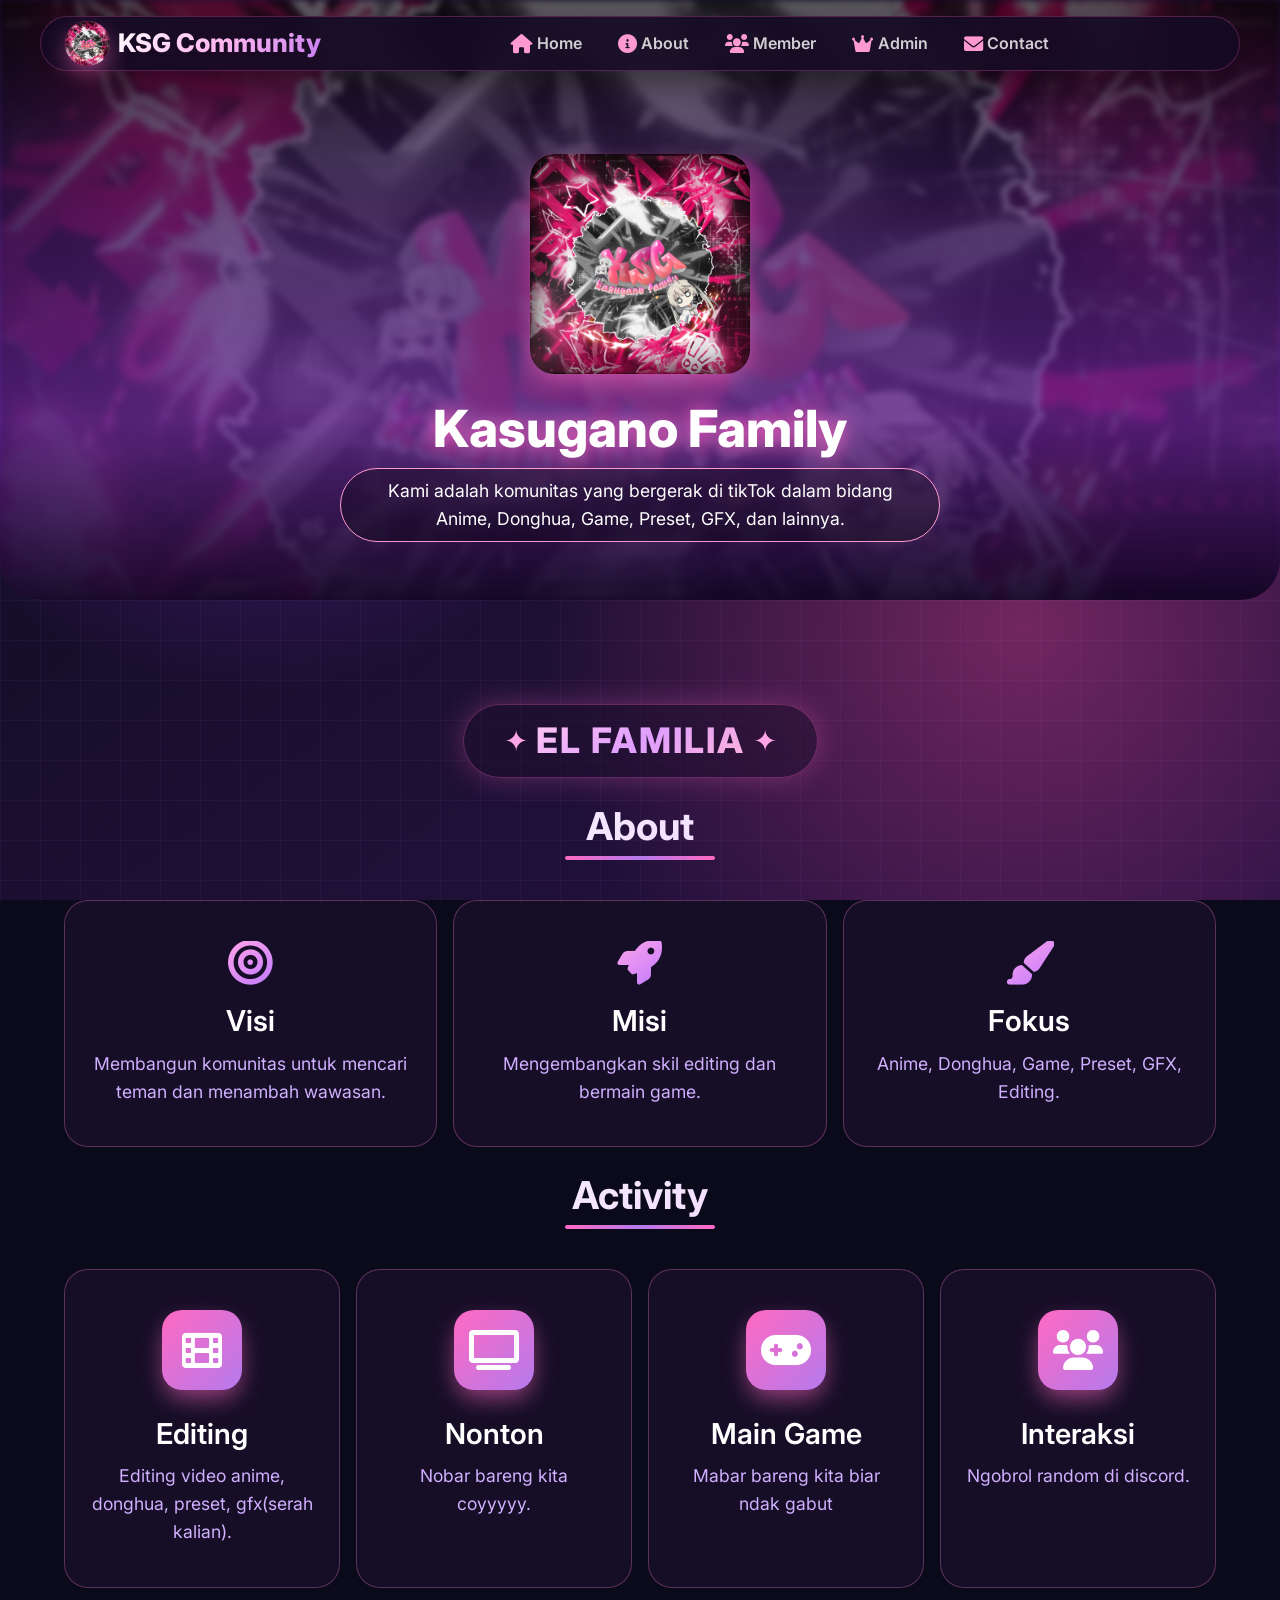
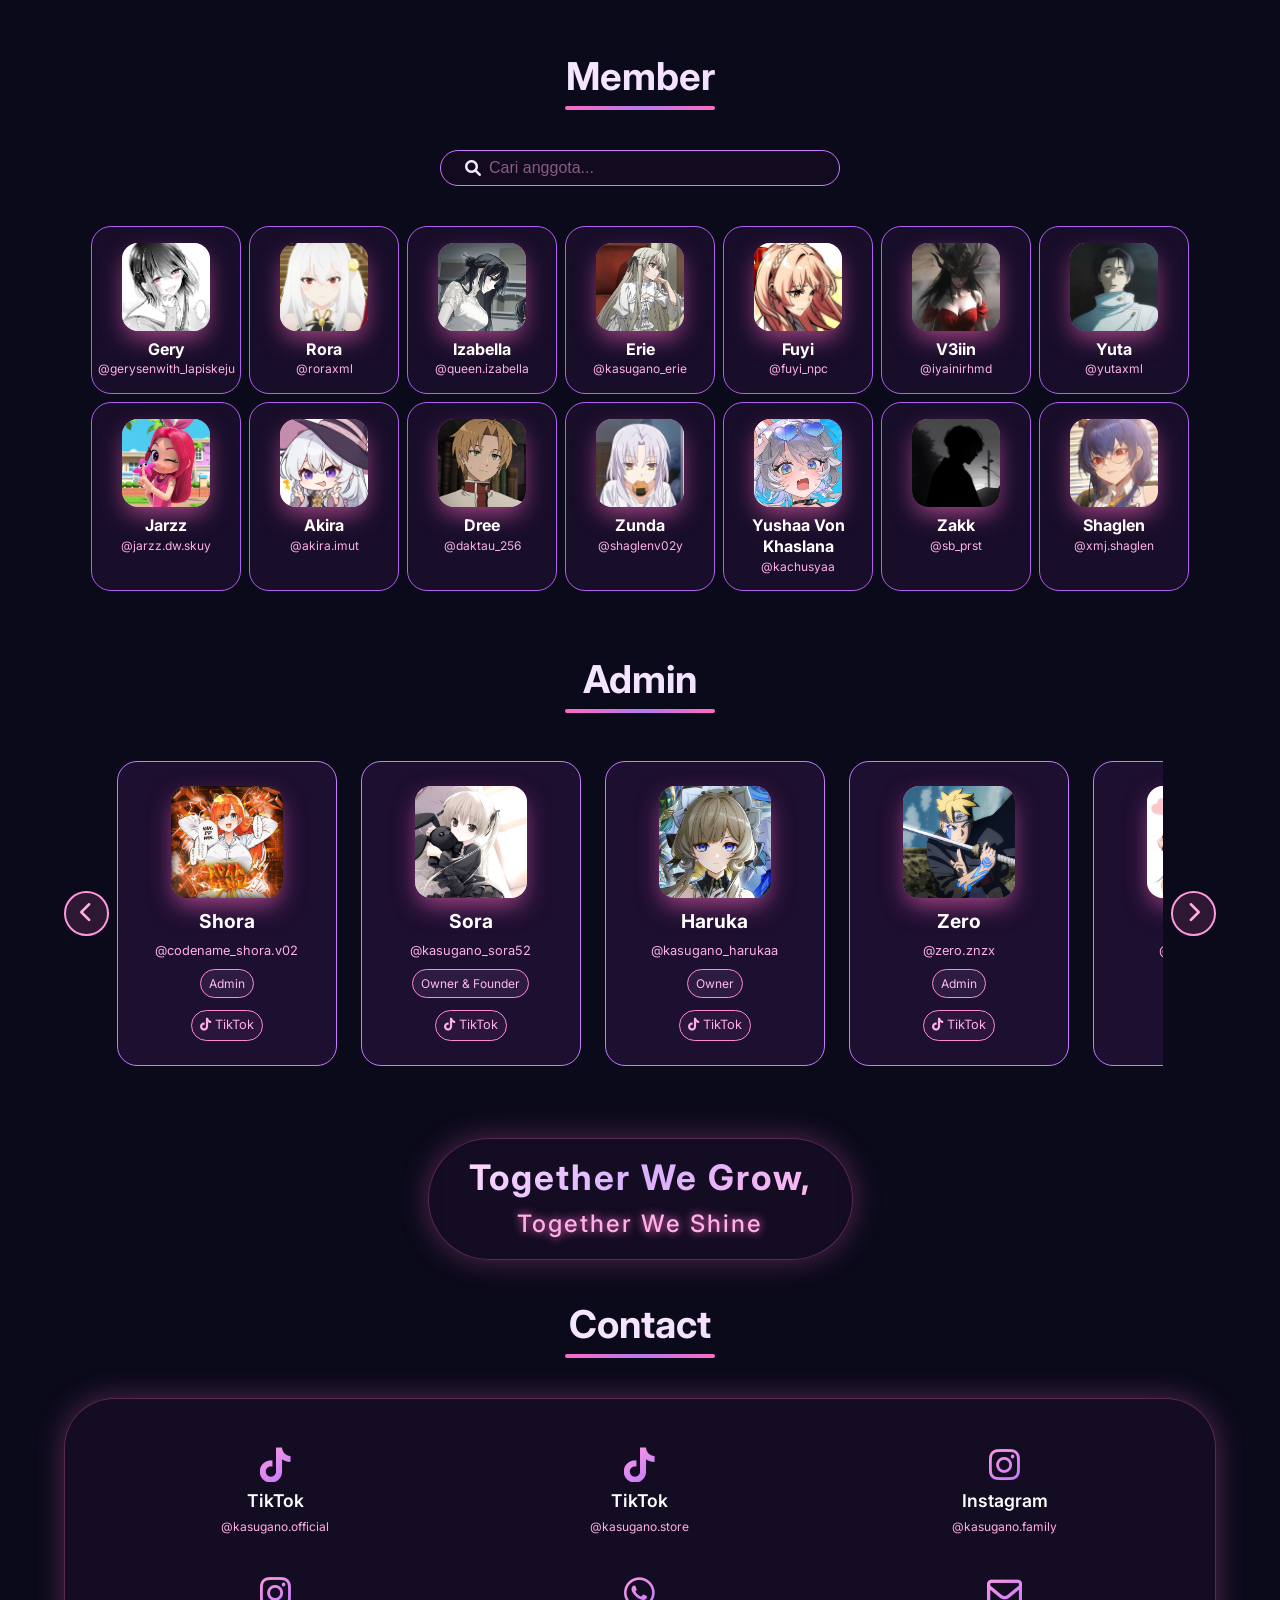
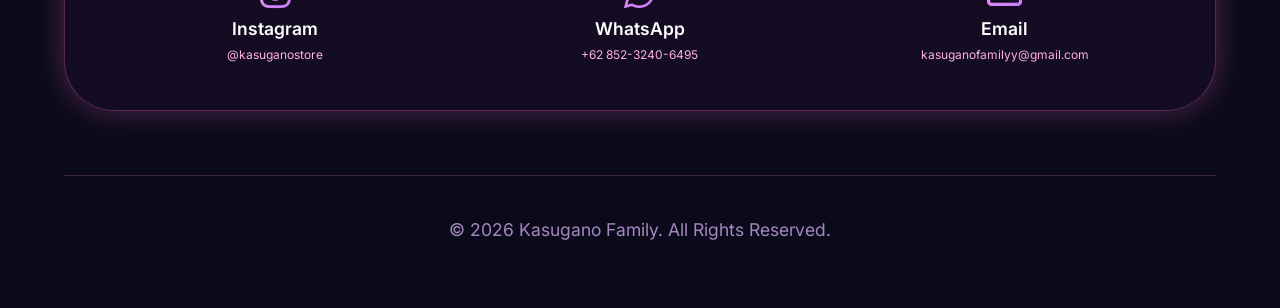
<file: index.html>
<!DOCTYPE html>
<html lang="id">
<head>
  <meta charset="UTF-8">
  <meta name="viewport" content="width=device-width, initial-scale=1.0, maximum-scale=5.0, user-scalable=yes">
  <title>Kasugano Family · official</title>
  <link rel="icon" href="icon.ico">
  <link rel="stylesheet" href="https://cdnjs.cloudflare.com/ajax/libs/font-awesome/6.0.0-beta3/css/all.min.css">
  <link href="https://fonts.googleapis.com/css2?family=Inter:opsz,wght@14..32,400;14..32,500;14..32,600;14..32,700;14..32,800&display=swap" rel="stylesheet">
  <link rel="stylesheet" href="style.css">
</head>
<body>
  <nav class="navbar-modern" id="navbar">
    <div class="nav-container">
      <div class="nav-logo">
        <div class="logo-icon">
          <img src="images/logo-profile.jpg" alt="K" onerror="this.src='https://via.placeholder.com/38/ff69c2/ffffff?text=K'">
        </div>
        <span class="logo-text">KSG Community</span>
      </div>
      <div class="nav-menu" id="navMenu">
        <ul class="nav-list">
          <li class="nav-item"><a href="#home" class="nav-link" data-target="home"><i class="fas fa-home"></i><span>Home</span></a></li>
          <li class="nav-item"><a href="#about" class="nav-link" data-target="about"><i class="fas fa-info-circle"></i><span>About</span></a></li>
          <li class="nav-item"><a href="#member" class="nav-link" data-target="member"><i class="fas fa-users"></i><span>Member</span></a></li>
          <li class="nav-item"><a href="#admin" class="nav-link" data-target="admin"><i class="fas fa-crown"></i><span>Admin</span></a></li>
          <li class="nav-item"><a href="#contact" class="nav-link" data-target="contact"><i class="fas fa-envelope"></i><span>Contact</span></a></li>
        </ul>
      </div>
      <div class="nav-toggle" id="navToggle"><i class="fas fa-bars"></i></div>
    </div>
  </nav>

  <section id="home" class="home-section">
    <div class="hero-background">
      <img src="images/hero-background.jpg" alt="Background" class="hero-bg-img" onerror="this.style.display='none'">
      <div class="hero-overlay"></div>
      <div class="hero-content">
        <div class="hero-profile-photo">
          <img src="images/hero-profile.jpg" alt="Kasugano Family" onerror="this.src='https://via.placeholder.com/220/ff69c2/ffffff?text=KF'">
        </div>
        <h1>Kasugano Family</h1>
        <p>Kami adalah komunitas yang bergerak di tikTok dalam bidang Anime, Donghua, Game, Preset, GFX, dan lainnya.</p>
      </div>
    </div>
  </section>

  <main class="main">
    <section id="about">
      <div class="el-familia-wrapper">
        <div class="el-familia-badge glass-effect">
          <span class="el-familia-symbol">✦</span>
          <span class="el-familia-text">EL FAMILIA</span>
          <span class="el-familia-symbol">✦</span>
        </div>
      </div>
      <h2 class="section-title">About</h2>
      <div class="about-grid">
        <div class="about-card glass-card">
          <i class="fas fa-bullseye"></i>
          <h3>Visi</h3>
          <p>Membangun komunitas untuk mencari teman dan menambah wawasan.</p>
        </div>
        <div class="about-card glass-card">
          <i class="fas fa-rocket"></i>
          <h3>Misi</h3>
          <p>Mengembangkan skil editing dan bermain game.</p>
        </div>
        <div class="about-card glass-card">
          <i class="fas fa-paint-brush"></i>
          <h3>Fokus</h3>
          <p>Anime, Donghua, Game, Preset, GFX, Editing.</p>
        </div>
      </div>

      <h2 class="section-title">Activity</h2>
      <div class="activity-grid">
        <div class="activity-card glass-card">
          <div class="activity-icon"><i class="fas fa-film"></i></div>
          <h3>Editing</h3>
          <p>Editing video anime, donghua, preset, gfx(serah kalian).</p>
        </div>
        <div class="activity-card glass-card">
          <div class="activity-icon"><i class="fas fa-tv"></i></div>
          <h3>Nonton</h3>
          <p>Nobar bareng kita coyyyyy.</p>
        </div>
        <div class="activity-card glass-card">
          <div class="activity-icon"><i class="fas fa-gamepad"></i></div>
          <h3>Main Game</h3>
          <p>Mabar bareng kita biar ndak gabut</p>
        </div>
        <div class="activity-card glass-card">
          <div class="activity-icon"><i class="fas fa-users"></i></div>
          <h3>Interaksi</h3>
          <p>Ngobrol random di discord.</p>
        </div>
      </div>
    </section>

    <section id="member">
      <h2 class="section-title">Member</h2>
      <div class="search-wrapper">
        <div class="search-bar">
          <i class="fas fa-search"></i>
          <input type="text" id="searchMember" placeholder="Cari anggota..." autocomplete="off">
        </div>
      </div>
      <div class="member-grid" id="memberContainer"></div>
    </section>

    <section id="admin">
      <h2 class="section-title">Admin</h2>
      <div class="carousel-container">
        <button class="carousel-nav carousel-prev" id="carouselPrev"><i class="fas fa-chevron-left"></i></button>
        <div class="carousel-wrapper" id="adminCarousel">
          <div class="carousel-track" id="adminTrack"></div>
        </div>
        <button class="carousel-nav carousel-next" id="carouselNext"><i class="fas fa-chevron-right"></i></button>
      </div>
    </section>

    <div class="together-banner">
      <div class="together-badge glass-effect">
        <span class="together-text">Together We Grow,</span>
        <span class="together-sub">Together We Shine</span>
      </div>
    </div>

    <section id="contact">
      <h2 class="section-title">Contact</h2>
      <div class="contact-grid-desktop" id="contactGrid"></div>
      <div class="carousel-container contact-carousel-mobile" id="contactCarouselMobile">
        <button class="carousel-nav carousel-prev" id="contactPrev"><i class="fas fa-chevron-left"></i></button>
        <div class="carousel-wrapper" id="contactCarousel">
          <div class="carousel-track" id="contactTrack"></div>
        </div>
        <button class="carousel-nav carousel-next" id="contactNext"><i class="fas fa-chevron-right"></i></button>
      </div>
    </section>

    <footer class="footer">
      <p>© 2026 Kasugano Family. All Rights Reserved.</p>
    </footer>
  </main>

  <div class="modal" id="memberModal">
    <div class="modal-content glass-card">
      <span class="close-modal" id="closeModal">&times;</span>
      <div class="modal-avatar" id="modalAvatar"></div>
      <h2 id="modalName"></h2>
      <div class="modal-username" id="modalUsername"></div>
      <div class="modal-quote" id="modalQuote">
        <i class="fas fa-quote-left"></i>
        <span id="quoteText">Bersama kita bersinar</span>
        <i class="fas fa-quote-right"></i>
      </div>
      <a href="#" target="_blank" class="modal-tiktok" id="modalTiktokLink"><i class="fab fa-tiktok"></i> <span id="modalTiktokText">@username</span></a>
    </div>
  </div>

  <script src="script.js"></script>
</body>
</html>
</file>
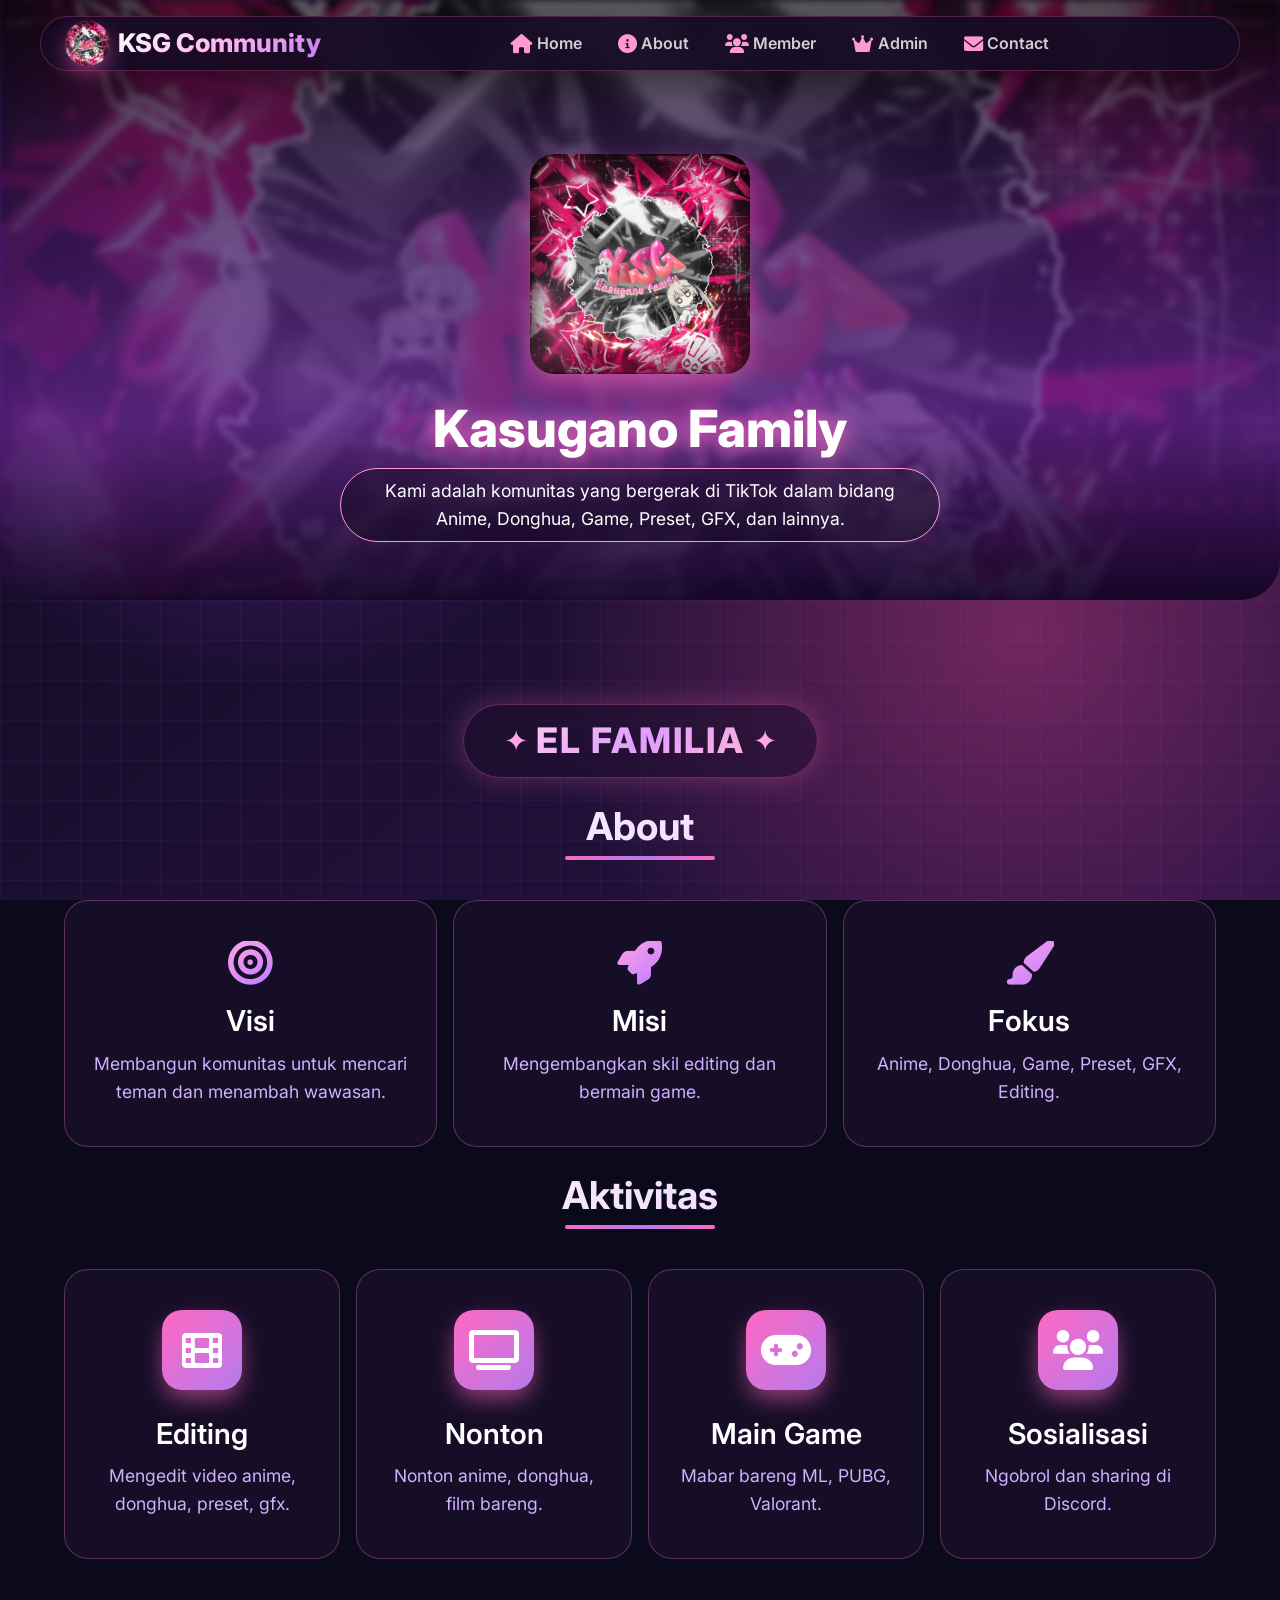
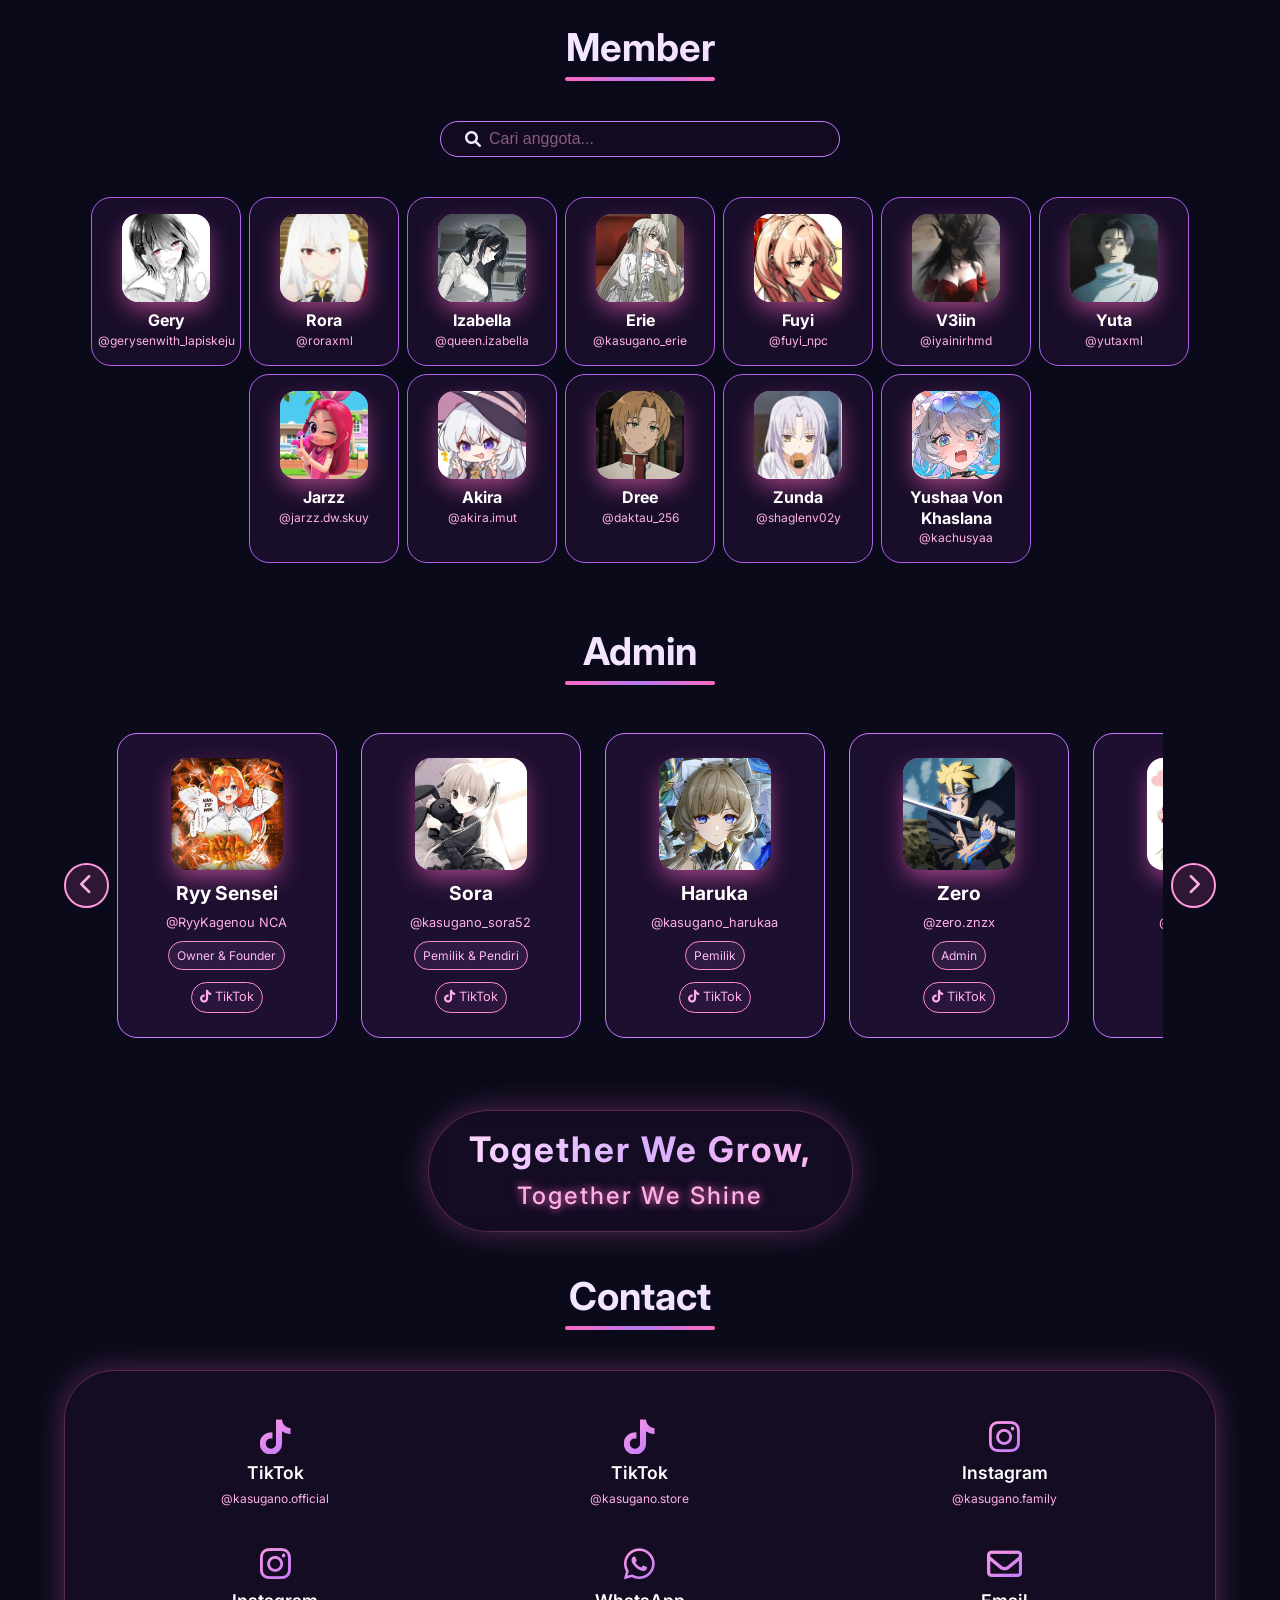
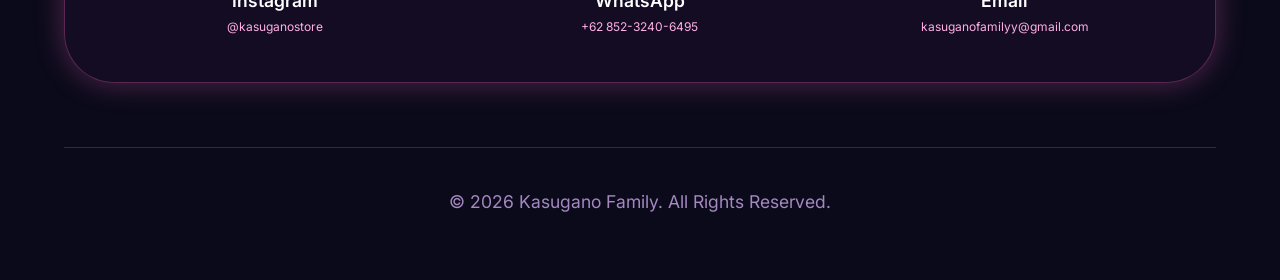
<file: images/index.html>
<!DOCTYPE html>
<html lang="id">
<head>
  <meta charset="UTF-8">
  <meta name="viewport" content="width=device-width, initial-scale=1.0, maximum-scale=5.0, user-scalable=yes">
  <title>Kasugano Family · official</title>
  <link rel="icon" href="icon.ico">
  <link rel="stylesheet" href="https://cdnjs.cloudflare.com/ajax/libs/font-awesome/6.0.0-beta3/css/all.min.css">
  <link href="https://fonts.googleapis.com/css2?family=Inter:opsz,wght@14..32,400;14..32,500;14..32,600;14..32,700;14..32,800&display=swap" rel="stylesheet">
  <link rel="stylesheet" href="style.css">
</head>
<body>
  <nav class="navbar-modern" id="navbar">
    <div class="nav-container">
      <div class="nav-logo">
        <div class="logo-icon">
          <img src="images/logo-profile.jpg" alt="K" onerror="this.src='https://via.placeholder.com/38/ff69c2/ffffff?text=K'">
        </div>
        <span class="logo-text">KSG Community</span>
      </div>
      <div class="nav-menu" id="navMenu">
        <ul class="nav-list">
          <li class="nav-item"><a href="#home" class="nav-link" data-target="home"><i class="fas fa-home"></i><span>Home</span></a></li>
          <li class="nav-item"><a href="#about" class="nav-link" data-target="about"><i class="fas fa-info-circle"></i><span>About</span></a></li>
          <li class="nav-item"><a href="#member" class="nav-link" data-target="member"><i class="fas fa-users"></i><span>Member</span></a></li>
          <li class="nav-item"><a href="#admin" class="nav-link" data-target="admin"><i class="fas fa-crown"></i><span>Admin</span></a></li>
          <li class="nav-item"><a href="#contact" class="nav-link" data-target="contact"><i class="fas fa-envelope"></i><span>Contact</span></a></li>
        </ul>
      </div>
      <div class="nav-toggle" id="navToggle"><i class="fas fa-bars"></i></div>
    </div>
  </nav>

  <section id="home" class="home-section">
    <div class="hero-background">
      <img src="images/hero-background.jpg" alt="Background" class="hero-bg-img" onerror="this.style.display='none'">
      <div class="hero-overlay"></div>
      <div class="hero-content">
        <div class="hero-profile-photo">
          <img src="images/hero-profile.jpg" alt="Kasugano Family" onerror="this.src='https://via.placeholder.com/220/ff69c2/ffffff?text=KF'">
        </div>
        <h1>Kasugano Family</h1>
        <p>Kami adalah komunitas yang bergerak di TikTok dalam bidang Anime, Donghua, Game, Preset, GFX, dan lainnya.</p>
      </div>
    </div>
  </section>

  <main class="main">
    <section id="about">
      <div class="el-familia-wrapper">
        <div class="el-familia-badge glass-effect">
          <span class="el-familia-symbol">✦</span>
          <span class="el-familia-text">EL FAMILIA</span>
          <span class="el-familia-symbol">✦</span>
        </div>
      </div>
      <h2 class="section-title">About</h2>
      <div class="about-grid">
        <div class="about-card glass-card">
          <i class="fas fa-bullseye"></i>
          <h3>Visi</h3>
          <p>Membangun komunitas untuk mencari teman dan menambah wawasan.</p>
        </div>
        <div class="about-card glass-card">
          <i class="fas fa-rocket"></i>
          <h3>Misi</h3>
          <p>Mengembangkan skil editing dan bermain game.</p>
        </div>
        <div class="about-card glass-card">
          <i class="fas fa-paint-brush"></i>
          <h3>Fokus</h3>
          <p>Anime, Donghua, Game, Preset, GFX, Editing.</p>
        </div>
      </div>

      <h2 class="section-title">Aktivitas</h2>
      <div class="activity-grid">
        <div class="activity-card glass-card">
          <div class="activity-icon"><i class="fas fa-film"></i></div>
          <h3>Editing</h3>
          <p>Mengedit video anime, donghua, preset, gfx.</p>
        </div>
        <div class="activity-card glass-card">
          <div class="activity-icon"><i class="fas fa-tv"></i></div>
          <h3>Nonton</h3>
          <p>Nonton anime, donghua, film bareng.</p>
        </div>
        <div class="activity-card glass-card">
          <div class="activity-icon"><i class="fas fa-gamepad"></i></div>
          <h3>Main Game</h3>
          <p>Mabar bareng ML, PUBG, Valorant.</p>
        </div>
        <div class="activity-card glass-card">
          <div class="activity-icon"><i class="fas fa-users"></i></div>
          <h3>Sosialisasi</h3>
          <p>Ngobrol dan sharing di Discord.</p>
        </div>
      </div>
    </section>

    <section id="member">
      <h2 class="section-title">Member</h2>
      <div class="search-wrapper">
        <div class="search-bar">
          <i class="fas fa-search"></i>
          <input type="text" id="searchMember" placeholder="Cari anggota..." autocomplete="off">
        </div>
      </div>
      <div class="member-grid" id="memberContainer"></div>
    </section>

    <section id="admin">
      <h2 class="section-title">Admin</h2>
      <div class="carousel-container">
        <button class="carousel-nav carousel-prev" id="carouselPrev"><i class="fas fa-chevron-left"></i></button>
        <div class="carousel-wrapper" id="adminCarousel">
          <div class="carousel-track" id="adminTrack"></div>
        </div>
        <button class="carousel-nav carousel-next" id="carouselNext"><i class="fas fa-chevron-right"></i></button>
      </div>
    </section>

    <div class="together-banner">
      <div class="together-badge glass-effect">
        <span class="together-text">Together We Grow,</span>
        <span class="together-sub">Together We Shine</span>
      </div>
    </div>

    <section id="contact">
      <h2 class="section-title">Contact</h2>
      <div class="contact-grid-desktop" id="contactGrid"></div>
      <div class="carousel-container contact-carousel-mobile" id="contactCarouselMobile">
        <button class="carousel-nav carousel-prev" id="contactPrev"><i class="fas fa-chevron-left"></i></button>
        <div class="carousel-wrapper" id="contactCarousel">
          <div class="carousel-track" id="contactTrack"></div>
        </div>
        <button class="carousel-nav carousel-next" id="contactNext"><i class="fas fa-chevron-right"></i></button>
      </div>
    </section>

    <footer class="footer">
      <p>© 2026 Kasugano Family. All Rights Reserved.</p>
    </footer>
  </main>

  <div class="modal" id="memberModal">
    <div class="modal-content glass-card">
      <span class="close-modal" id="closeModal">&times;</span>
      <div class="modal-avatar" id="modalAvatar"></div>
      <h2 id="modalName"></h2>
      <div class="modal-username" id="modalUsername"></div>
      <div class="modal-quote" id="modalQuote">
        <i class="fas fa-quote-left"></i>
        <span id="quoteText">Bersama kita bersinar</span>
        <i class="fas fa-quote-right"></i>
      </div>
      <a href="#" target="_blank" class="modal-tiktok" id="modalTiktokLink"><i class="fab fa-tiktok"></i> <span id="modalTiktokText">@username</span></a>
    </div>
  </div>

  <script src="script.js"></script>
</body>
</html>
</file>
<file: style.css>
/* ----- RESET & BASE ----- */
* {
  margin: 0;
  padding: 0;
  box-sizing: border-box;
}
html {
  scroll-behavior: smooth;
}
body {
  font-family: 'Inter', sans-serif;
  background: #0a0a1a;
  color: #f2eaff;
  line-height: 1.6;
  overflow-x: hidden;
  min-height: 100vh;
}

/* ----- BACKGROUND ----- */
body::before {
  content: "";
  position: fixed;
  top: 0; left: 0; width: 100%; height: 100%;
  background: radial-gradient(circle at 20% 30%, rgba(147,51,234,0.5) 0%, transparent 35%),
              radial-gradient(circle at 80% 70%, rgba(236,72,153,0.4) 0%, transparent 40%),
              linear-gradient(145deg, #0a0a1a 0%, #1e1035 60%, #231042 100%);
  z-index: -2;
}
body::after {
  content: "";
  position: fixed;
  top: 0; left: 0; width: 100%; height: 100%;
  background-image: linear-gradient(rgba(200,130,255,0.05) 1px, transparent 1px),
                    linear-gradient(90deg, rgba(200,130,255,0.05) 1px, transparent 1px);
  background-size: 40px 40px, 40px 40px;
  pointer-events: none;
  z-index: -1;
}

/* ----- VARIABLES ----- */
:root {
  --space-xs: 4px;
  --space-sm: 8px;
  --space-md: 16px;
  --space-lg: 24px;
  --space-xl: 40px;
  --space-2xl: 64px;

  --purple-deep: #7b2da8;
  --purple-soft: #b57aed;
  --pink-vibrant: #ff69c2;
  --pink-light: #ffb8f0;
  --black-rich: #0a0a12;
  --white-soft: #f7f0ff;

  --gradient-pink-purple: linear-gradient(135deg, #ff69c2, #b57aed);
  --gradient-glow: linear-gradient(90deg, #ff69c2, #b57aed, #ff69c2);

  --shadow-avatar: 0 10px 25px -3px rgba(255,105,194,0.6);
  --shadow-pink-soft: 0 15px 30px -5px rgba(255,105,194,0.5);
  --shadow-purple-soft: 0 15px 30px -5px rgba(156,86,255,0.5);
}

/* ----- TYPOGRAPHY DASAR ----- */
h1 { font-size: clamp(2rem, 6vw, 3.2rem); font-weight: 800; line-height: 1.2; }
h2 { font-size: clamp(1.8rem, 5vw, 2.4rem); font-weight: 700; line-height: 1.3; }
h3 { font-size: clamp(1.4rem, 4vw, 1.8rem); font-weight: 600; line-height: 1.4; }
p  { font-size: clamp(0.95rem, 2vw, 1.1rem); line-height: 1.6; }

/* ----- ACCESSIBILITY ----- */
button:focus-visible, a:focus-visible {
  outline: 2px solid #a855f7;
  outline-offset: 2px;
  border-radius: 4px;
}

/* ----- SCROLLBAR ----- */
::-webkit-scrollbar { width: 6px; }
::-webkit-scrollbar-track { background: #1c1326; }
::-webkit-scrollbar-thumb { background: #c47af0; border-radius: 10px; }

/* ----- GLASS EFFECT ----- */
.glass-effect {
  background: rgba(30,15,45,0.5);
  backdrop-filter: blur(10px);
  -webkit-backdrop-filter: blur(10px);
  border: 1px solid rgba(255,105,194,0.3);
  border-radius: 50px;
  box-shadow: 0 0 30px rgba(255,105,194,0.3);
  transition: all 0.3s ease;
}
.glass-effect:hover {
  box-shadow: 0 0 50px rgba(255,105,194,0.6);
  border-color: rgba(255,105,194,0.6);
}
.glass-card {
  background: rgba(28,16,45,0.7);
  backdrop-filter: blur(8px);
  -webkit-backdrop-filter: blur(8px);
  border: 1px solid rgba(255,130,210,0.3);
  border-radius: 24px;
  transition: transform 0.3s ease, box-shadow 0.3s ease;
}
.glass-card:hover {
  transform: translateY(-8px);
  box-shadow: var(--shadow-purple-soft);
}

/* ----- CONTAINER UTAMA ----- */
.main {
  max-width: 1200px;
  margin: 0 auto;
  padding: var(--space-xl) var(--space-lg);
  width: 100%;
}

/* ============================================ */
/* ========== NAVBAR ========================= */
/* ============================================ */
.navbar-modern {
  position: fixed;
  top: var(--space-md);
  left: 0; right: 0;
  display: flex;
  justify-content: center;
  z-index: 1000;
  padding: 0 var(--space-lg);
}
.nav-container {
  display: flex;
  align-items: center;
  justify-content: space-between;
  background: rgba(20,10,35,0.9);
  backdrop-filter: blur(16px);
  -webkit-backdrop-filter: blur(16px);
  border: 1px solid rgba(255,105,194,0.25);
  border-radius: 60px;
  padding: var(--space-xs) var(--space-lg);
  box-shadow: 0 var(--space-md) var(--space-xl) -10px rgba(0,0,0,0.6);
  width: 100%;
  max-width: 1200px;
  gap: var(--space-lg);
}
.nav-logo {
  display: flex;
  align-items: center;
  gap: var(--space-sm);
  flex-shrink: 0;
}
.logo-icon {
  width: clamp(2.2rem,5vw,2.8rem);
  height: clamp(2.2rem,5vw,2.8rem);
  border-radius: 50%;
  background: var(--gradient-pink-purple);
  overflow: hidden;
  box-shadow: var(--shadow-avatar);
}
.logo-icon img {
  width: 100%; height: 100%;
  object-fit: cover;
  object-position: center;
}
.logo-text {
  font-size: clamp(1.2rem,4vw,1.6rem);
  font-weight: 800;
  background: linear-gradient(135deg,#fff,#ffb8f0,#c47af0);
  -webkit-background-clip: text;
  background-clip: text;
  color: transparent;
  white-space: nowrap;
}
.nav-menu {
  flex: 1;
  display: flex;
  justify-content: center;
}
.nav-list {
  display: flex;
  gap: var(--space-xs);
  list-style: none;
  flex-wrap: wrap;
  justify-content: center;
}
.nav-link {
  display: flex;
  align-items: center;
  gap: var(--space-xs);
  padding: var(--space-xs) var(--space-md);
  color: rgba(255,255,255,0.8);
  text-decoration: none;
  font-weight: 600;
  font-size: clamp(0.85rem,2.2vw,1rem);
  border-radius: 40px;
  transition: all 0.2s ease;
  white-space: nowrap;
}
.nav-link i {
  font-size: clamp(1rem,2.5vw,1.2rem);
  color: #ff9ad0;
}
.nav-link:hover {
  background: rgba(255,105,194,0.15);
  color: white;
  transform: translateY(-2px);
}
.nav-toggle {
  display: none;
  width: clamp(2.2rem,6vw,2.8rem);
  height: clamp(2.2rem,6vw,2.8rem);
  background: rgba(255,105,194,0.2);
  border: 1px solid rgba(255,105,194,0.3);
  border-radius: 50%;
  align-items: center;
  justify-content: center;
  color: white;
  font-size: clamp(1.2rem,3vw,1.4rem);
  cursor: pointer;
  transition: all 0.2s;
  flex-shrink: 0;
}
.nav-toggle:hover {
  background: rgba(255,105,194,0.3);
}

/* ----- HERO ----- */
.home-section {
  scroll-margin-top: 0;
  position: relative;
  overflow: hidden;
}
.hero-background {
  position: relative;
  width: 100%;
  min-height: clamp(400px,70vh,600px);
  overflow: hidden;
  border-radius: 0 0 40px 40px;
  display: flex;
  align-items: center;
  justify-content: center;
  padding-top: 80px;
}
.hero-bg-img {
  position: absolute;
  top: 0; left: 0;
  width: 100%; height: 100%;
  object-fit: cover;
  filter: blur(3px) brightness(0.5);
  z-index: 1;
}
.hero-overlay {
  position: absolute;
  top: 0; left: 0;
  width: 100%; height: 100%;
  background: linear-gradient(180deg, rgba(10,5,20,0.3) 0%, rgba(90,30,150,0.45) 40%, rgba(120,40,180,0.6) 70%, rgba(20,5,40,0.9) 100%);
  z-index: 2;
}
.hero-content {
  position: relative;
  z-index: 3;
  text-align: center;
  color: white;
  padding: var(--space-xl) var(--space-lg) var(--space-lg);
  width: 100%;
  max-width: 800px;
}
.hero-profile-photo {
  width: clamp(140px,25vw,220px);
  height: clamp(140px,25vw,220px);
  border-radius: 24px;
  background: var(--gradient-pink-purple);
  margin: 0 auto var(--space-lg);
  overflow: hidden;
  box-shadow: var(--shadow-avatar);
  transition: all 0.3s;
}
.hero-profile-photo:hover {
  transform: scale(1.03);
  box-shadow: 0 20px 35px -5px #ff69c2;
}
.hero-profile-photo img {
  width: 100%; height: 100%;
  object-fit: cover;
  object-position: center;
}
.hero-content h1 {
  margin-bottom: var(--space-sm);
  text-shadow: 0 0 20px #ff6ac2;
}
.hero-content p {
  max-width: 600px;
  margin: 0 auto;
  background: rgba(0,0,0,0.3);
  backdrop-filter: blur(4px);
  padding: var(--space-sm) var(--space-lg);
  border-radius: 50px;
  border: 1px solid #ff9ad0;
}

/* ----- SECTION ANIMASI ----- */
section {
  margin-bottom: var(--space-2xl);
  animation: fadeUp 0.6s ease both;
}
@keyframes fadeUp {
  from { opacity: 0; transform: translateY(10px); }
  to   { opacity: 1; transform: translateY(0); }
}

/* ----- SECTION TITLE ----- */
.section-title {
  text-align: center;
  margin-bottom: var(--space-xl);
  padding-bottom: var(--space-sm);
  position: relative;
  background: linear-gradient(145deg, #fff, #e9c8ff);
  -webkit-background-clip: text;
  background-clip: text;
  color: transparent;
}
.section-title::after {
  content: '';
  position: absolute;
  bottom: 0;
  left: 50%;
  transform: translateX(-50%);
  width: min(150px, 30%);
  height: 4px;
  background: var(--gradient-glow);
  border-radius: 4px;
}

/* ----- EL FAMILIA BADGE ----- */
.el-familia-wrapper {
  display: flex;
  justify-content: center;
  margin-bottom: var(--space-lg);
}
.el-familia-badge {
  display: inline-flex;
  align-items: center;
  gap: var(--space-sm);
  padding: clamp(0.4rem,2vw,0.8rem) clamp(1.2rem,5vw,2.5rem);
  background: rgba(30,15,45,0.5);
  backdrop-filter: blur(10px);
  border: 1px solid rgba(255,105,194,0.3);
  border-radius: 60px;
  box-shadow: 0 0 30px rgba(255,105,194,0.3);
  white-space: nowrap;
}
.el-familia-badge:hover {
  box-shadow: 0 0 50px rgba(255,105,194,0.6);
  border-color: rgba(255,105,194,0.6);
}
.el-familia-text {
  font-size: clamp(1.3rem,5vw,2.2rem);
  font-weight: 800;
  letter-spacing: 2px;
  background: linear-gradient(145deg, #ffc8f0, #e09eff, #ffb3d9);
  -webkit-background-clip: text;
  background-clip: text;
  color: transparent;
  line-height: 1.3;
}
.el-familia-symbol {
  color: #ffa7e6;
  font-size: clamp(1.1rem,4vw,1.8rem);
}

/* ----- ABOUT GRID ----- */
.about-grid {
  display: grid;
  grid-template-columns: repeat(3, 1fr);
  gap: var(--space-md);
  margin: var(--space-lg) 0;
  width: 100%;
  align-items: stretch;
}
.about-card {
  width: 100%;
  padding: var(--space-xl) var(--space-lg);
  text-align: center;
  background: rgba(28,16,45,0.7);
  backdrop-filter: blur(8px);
  border: 1px solid rgba(255,130,210,0.3);
  border-radius: 24px;
  transition: transform 0.3s, box-shadow 0.3s;
}
.about-card:hover {
  transform: translateY(-8px);
  box-shadow: var(--shadow-purple-soft);
}
.about-card i {
  font-size: clamp(2.2rem,5vw,2.8rem);
  background: linear-gradient(145deg,#ffa4e9,#c07aff);
  -webkit-background-clip: text;
  background-clip: text;
  color: transparent;
  margin-bottom: var(--space-md);
}
.about-card h3 {
  margin-bottom: var(--space-sm);
  color: white;
}
.about-card p {
  color: #d0b0ff;
  word-wrap: break-word;
}

/* ----- ACTIVITY GRID ----- */
.activity-grid {
  display: grid;
  grid-template-columns: repeat(4, 1fr);
  gap: var(--space-md);
  margin: var(--space-lg) 0;
  width: 100%;
  align-items: stretch;
}
.activity-card {
  width: 100%;
  padding: var(--space-xl) var(--space-lg);
  text-align: center;
  background: rgba(28,16,45,0.7);
  backdrop-filter: blur(8px);
  border: 1px solid rgba(255,130,210,0.3);
  border-radius: 24px;
  transition: transform 0.3s, box-shadow 0.3s;
}
.activity-card:hover {
  transform: translateY(-8px);
  box-shadow: var(--shadow-purple-soft);
}
.activity-icon {
  width: clamp(4rem,10vw,5rem);
  height: clamp(4rem,10vw,5rem);
  margin: 0 auto var(--space-lg);
  background: linear-gradient(135deg,#ff69c2,#b57aed);
  border-radius: 20px;
  display: flex;
  align-items: center;
  justify-content: center;
  font-size: clamp(1.8rem,5vw,2.5rem);
  color: white;
  box-shadow: var(--shadow-avatar);
}
.activity-card h3 {
  margin-bottom: var(--space-sm);
  color: white;
}
.activity-card p {
  color: #d0b0ff;
  word-wrap: break-word;
}

/* ----- MEMBER GRID (FLEXBOX, RAPAT) ----- */
.member-grid {
  display: flex;
  flex-wrap: wrap;
  justify-content: center;
  gap: var(--space-sm);
  margin: var(--space-lg) 0;
  width: 100%;
}
.member-card {
  width: 150px;
  background: rgba(28,16,45,0.8);
  backdrop-filter: blur(4px);
  border: 1.5px solid #b161ee;
  border-radius: 20px;
  padding: var(--space-md) var(--space-xs);
  text-align: center;
  transition: all 0.3s;
  cursor: pointer;
  display: flex;
  flex-direction: column;
  align-items: center;
}
.member-card:hover {
  transform: translateY(-6px);
  box-shadow: 0 18px 25px -8px #d59dff;
  border-color: #ffaddc;
}
.member-avatar {
  width: clamp(4rem, 12vw, 5.5rem);
  height: clamp(4rem, 12vw, 5.5rem);
  margin: 0 auto var(--space-sm);
  background: var(--gradient-pink-purple);
  border-radius: 16px;
  overflow: hidden;
  box-shadow: var(--shadow-avatar);
}
.member-avatar img {
  width: 100%; height: 100%;
  object-fit: cover;
  object-position: center;
}
.member-info {
  width: 100%;
}
.member-info h4 {
  font-weight: 700;
  color: white;
  margin-bottom: 2px;
  font-size: 1rem;
  white-space: normal;
  word-wrap: break-word;
  line-height: 1.3;
}
.member-info .username {
  color: #ffb0e6;
  font-size: 0.75rem;
  white-space: normal;
  word-wrap: break-word;
  line-height: 1.3;
}

/* ----- SEARCH BAR ----- */
.search-wrapper {
  display: flex;
  justify-content: center;
  margin: var(--space-lg) 0 var(--space-xl);
}
.search-bar {
  background: rgba(20,10,32,0.8);
  backdrop-filter: blur(8px);
  border: 1.5px solid #c97aff;
  border-radius: 60px;
  padding: var(--space-sm) var(--space-lg);
  display: flex;
  align-items: center;
  gap: var(--space-sm);
  width: 100%;
  max-width: 400px;
  transition: box-shadow 0.2s;
}
.search-bar:hover {
  box-shadow: var(--shadow-pink-soft);
}
.search-bar input {
  background: transparent;
  border: none;
  width: 100%;
  font-size: clamp(0.9rem,3vw,1rem);
  color: white;
  outline: none;
}
.search-bar input::placeholder {
  color: rgba(255,176,230,0.5);
}

/* ============================================ */
/* ========== CAROUSEL & ADMIN ================ */
/* ============================================ */
.carousel-container {
  position: relative;
  margin: var(--space-xl) 0;
  display: flex;
  align-items: center;
  gap: var(--space-sm);
  width: 100%;
  overflow: visible;
}
.carousel-wrapper {
  overflow-x: auto;
  scroll-behavior: smooth;
  -webkit-overflow-scrolling: touch;
  scrollbar-width: none;
  flex: 1;
  width: 100%;
  margin: 0;
  padding: 0;
}
.carousel-wrapper::-webkit-scrollbar { display: none; }
.carousel-track {
  display: flex;
  gap: var(--space-lg);
  width: max-content;
  padding: var(--space-sm) 0;
  margin: 0;
}
.carousel-nav {
  width: clamp(2.2rem,6vw,2.8rem);
  height: clamp(2.2rem,6vw,2.8rem);
  border-radius: 50%;
  background: rgba(255,105,194,0.15);
  border: 2px solid #ff98dc;
  color: #ffb0e6;
  font-size: clamp(1rem,3vw,1.3rem);
  display: flex; /* default tampil di desktop, disembunyikan di mobile */
  align-items: center;
  justify-content: center;
  cursor: pointer;
  flex-shrink: 0;
  transition: all 0.2s;
  backdrop-filter: blur(4px);
  z-index: 5;
}
.carousel-nav:hover {
  background: rgba(255,105,194,0.3);
  color: #ff69c2;
  transform: scale(1.1);
  box-shadow: 0 0 20px #ff69c2;
}

/* ADMIN CARDS */
.admin-card {
  background: rgba(32,16,50,0.9);
  border: 1.5px solid #c97aff;
  border-radius: 20px;
  padding: var(--space-lg) var(--space-md);
  text-align: center;
  width: 220px;
  flex-shrink: 0;
  transition: all 0.3s;
  display: flex;
  flex-direction: column;
  align-items: center;
  gap: var(--space-xs);
  backdrop-filter: blur(8px);
}
.admin-card:hover {
  transform: translateY(-8px);
  box-shadow: 0 18px 25px -8px #c47af0;
  border-color: #ff69c2;
}
.admin-avatar {
  width: clamp(5rem,15vw,7rem);
  height: clamp(5rem,15vw,7rem);
  margin: 0 auto var(--space-xs);
  background: var(--gradient-pink-purple);
  border-radius: 16px;
  overflow: hidden;
  box-shadow: var(--shadow-avatar);
}
.admin-avatar img {
  width: 100%; height: 100%;
  object-fit: cover;
  object-position: center;
}
.admin-info {
  width: 100%;
  display: flex;
  flex-direction: column;
  align-items: center;
  gap: var(--space-xs);
}
.admin-info h4 {
  color: white;
  margin: 0;
  white-space: nowrap;
  overflow: hidden;
  text-overflow: clip;
  width: 100%;
  font-size: 1.2rem;
}
.admin-username {
  color: #ffb0e6;
  white-space: nowrap;
  overflow: hidden;
  text-overflow: clip;
  width: 100%;
  font-size: 0.8rem;
}
.admin-role {
  background: #2d1b42;
  padding: var(--space-xs) var(--space-sm);
  border-radius: 30px;
  color: #ffb8f0;
  display: inline-block;
  border: 1px solid #ff8ad0;
  margin: var(--space-xs) 0;
  max-width: 100%;
  white-space: nowrap;
  overflow: hidden;
  text-overflow: ellipsis;
  font-size: 0.75rem;
}
.admin-tiktok-link {
  color: #ffb0e6;
  text-decoration: none;
  display: inline-flex;
  align-items: center;
  justify-content: center;
  gap: var(--space-xs);
  font-size: 0.8rem;
  background: #2a153d;
  padding: var(--space-xs) var(--space-sm);
  border-radius: 30px;
  border: 1px solid #ff8ad0;
  transition: all 0.2s;
  margin-top: var(--space-xs);
  max-width: 100%;
  white-space: nowrap;
}
.admin-tiktok-link:hover {
  background: #3a1f55;
  color: white;
  box-shadow: 0 0 15px #ff69c2;
}

/* ----- TOGETHER BANNER ----- */
.together-banner {
  display: flex;
  justify-content: center;
  margin: var(--space-xl) 0;
}
.together-badge {
  background: rgba(30,15,45,0.5);
  backdrop-filter: blur(10px);
  border: 1px solid rgba(255,105,194,0.3);
  border-radius: 80px;
  padding: var(--space-md) var(--space-xl);
  box-shadow: 0 0 30px rgba(255,105,194,0.3);
  transition: all 0.3s;
  text-align: center;
}
.together-badge:hover {
  box-shadow: 0 0 50px rgba(255,105,194,0.6);
  border-color: rgba(255,105,194,0.6);
}
.together-text {
  font-size: clamp(1.3rem,5vw,2.2rem);
  font-weight: 700;
  letter-spacing: 2px;
  background: linear-gradient(135deg,#ffdbff,#d9b0ff,#ffb8f0);
  -webkit-background-clip: text;
  background-clip: text;
  color: transparent;
  display: block;
  line-height: 1.3;
}
.together-sub {
  font-size: clamp(0.9rem,3.5vw,1.5rem);
  font-weight: 500;
  color: #ffb0e6;
  display: block;
  letter-spacing: 2px;
  margin-top: var(--space-xs);
  text-shadow: 0 0 10px #ff69c2;
}

/* ============================================ */
/* ========== CONTACT (DESKTOP GRID + MOBILE CAROUSEL) ===== */
/* ============================================ */
.contact-grid-desktop {
  display: grid;
  grid-template-columns: repeat(3, 1fr);
  gap: var(--space-lg);
  margin: var(--space-xl) 0;
  padding: var(--space-xl);
  background: rgba(30,15,45,0.5);
  backdrop-filter: blur(10px);
  border: 1px solid rgba(255,105,194,0.3);
  border-radius: 50px;
  box-shadow: 0 0 30px rgba(255,105,194,0.3);
  width: 100%;
  align-items: stretch;
}

.contact-carousel-mobile {
  display: none; /* hidden by default, muncul di mobile */
}

.contact-card {
  text-align: center;
  color: white;
  text-decoration: none;
  display: flex;
  flex-direction: column;
  align-items: center;
  gap: var(--space-xs);
  padding: var(--space-sm);
  transition: all 0.2s;
  border-radius: 30px;
  width: 100%;
  max-width: 100%;
  margin: 0 auto;
  word-wrap: break-word;
  overflow-wrap: break-word;
}
.contact-card:hover {
  transform: translateY(-5px);
  background: rgba(255,255,255,0.05);
  text-shadow: 0 0 15px #ff69c2;
}
.contact-card i {
  font-size: clamp(1.8rem, 4vw, 2.2rem);
  background: linear-gradient(145deg,#ff9ae0,#c07aff);
  -webkit-background-clip: text;
  background-clip: text;
  color: transparent;
  margin-bottom: 4px;
}
.contact-card h3 {
  font-weight: 600;
  color: white;
  margin: 0 0 2px 0;
  width: 100%;
  font-size: clamp(0.9rem, 2.2vw, 1.1rem);
  white-space: normal;
  overflow: visible;
  text-overflow: clip;
  word-break: break-word;
  line-height: 1.3;
}
.contact-card span {
  color: #ffb0e6;
  width: 100%;
  font-size: clamp(0.6rem, 1.8vw, 0.75rem);
  white-space: normal;
  overflow: visible;
  text-overflow: clip;
  word-break: break-word;
  line-height: 1.3;
}

/* ============================================ */
/* ========== MODAL RESPONSIF ================= */
/* ============================================ */
.modal {
  display: none;
  position: fixed;
  top: 0;
  left: 0;
  width: 100%;
  height: 100%;
  background: rgba(0,0,0,0.8);
  backdrop-filter: blur(8px);
  z-index: 2000;
  align-items: center;
  justify-content: center;
  overflow-y: auto;
  padding: var(--space-md);
}

.modal.active {
  display: flex;
}

.modal-content {
  background: rgba(30,15,45,0.9);
  backdrop-filter: blur(10px);
  border: 2px solid #ff98dc;
  border-radius: 30px;
  padding: var(--space-xl) var(--space-lg);
  max-width: 400px;
  width: 90%;
  text-align: center;
  position: relative;
  box-shadow: 0 25px 40px -10px #b57aed;
  animation: modalPop 0.3s ease;
  margin: auto;
}

@keyframes modalPop {
  from { opacity:0; transform:scale(0.9); }
  to   { opacity:1; transform:scale(1); }
}

.close-modal {
  position: absolute;
  top: var(--space-sm);
  right: var(--space-md);
  font-size: 2rem;
  color: #ffb0e6;
  cursor: pointer;
  transition: all 0.2s;
  line-height: 1;
  z-index: 10;
}

.close-modal:hover {
  color: #ff69c2;
  transform: scale(1.2);
}

.modal-avatar {
  width: clamp(4rem, 15vw, 6rem);
  height: clamp(4rem, 15vw, 6rem);
  background: var(--gradient-pink-purple);
  border-radius: 16px;
  margin: 0 auto var(--space-md);
  overflow: hidden;
  box-shadow: var(--shadow-avatar);
}

.modal-avatar img {
  width: 100%;
  height: 100%;
  object-fit: cover;
  object-position: center;
}

.modal h2 {
  color: white;
  margin-bottom: var(--space-xs);
  font-size: clamp(1.3rem, 5vw, 1.8rem);
  white-space: nowrap;
  overflow: hidden;
  text-overflow: ellipsis;
}

.modal-username {
  color: #ffb0e6;
  margin-bottom: var(--space-lg);
  font-size: clamp(0.8rem, 3vw, 1rem);
  white-space: nowrap;
  overflow: hidden;
  text-overflow: ellipsis;
}

.modal-quote {
  margin: var(--space-md) 0 var(--space-lg);
  font-style: italic;
  color: #ffdbff;
  font-size: clamp(1rem, 3.5vw, 1.2rem);
  line-height: 1.6;
  padding: var(--space-xs) var(--space-sm);
  border-left: 2px solid #ff69c2;
  border-right: 2px solid #ff69c2;
  word-break: break-word;
}

.modal-quote i {
  color: #ff8ad0;
  font-size: 0.9rem;
  margin: 0 var(--space-xs);
  opacity: 0.8;
}

.modal-tiktok {
  display: inline-flex;
  align-items: center;
  gap: var(--space-sm);
  background: #2a153d;
  padding: var(--space-sm) var(--space-lg);
  border-radius: 40px;
  color: #ffb0e6;
  text-decoration: none;
  border: 1px solid #ff8ad0;
  transition: all 0.2s;
  font-size: clamp(0.9rem, 3vw, 1.1rem);
  margin-top: var(--space-sm);
  white-space: nowrap;
  max-width: 100%;
  overflow: hidden;
  text-overflow: ellipsis;
}

.modal-tiktok:hover {
  background: #3a1f55;
  color: white;
  transform: scale(1.05);
  box-shadow: 0 0 20px #ff69c2;
}

/* ============================================ */
/* ========== MEDIA QUERIES ================== */
/* ============================================ */

/* Tablet (≤1024px) - Navbar hamburger */
@media (max-width: 1024px) {
  .nav-menu {
    position: absolute;
    top: 100%; left: 0; right: 0;
    background: rgba(20,10,35,0.95);
    backdrop-filter: blur(20px);
    border: 1px solid rgba(255,105,194,0.3);
    border-radius: 0 0 20px 20px;
    margin-top: 10px;
    padding: var(--space-md);
    opacity: 0; visibility: hidden;
    transform: translateY(-10px);
    transition: all 0.3s;
    z-index: 100;
    width: 100%;
  }
  .nav-menu.active {
    opacity: 1; visibility: visible;
    transform: translateY(0);
  }
  .nav-list {
    flex-direction: column;
    gap: var(--space-sm);
  }
  .nav-link {
    width: 100%;
    justify-content: center;
    padding: var(--space-sm);
    font-size: 1rem;
  }
  .nav-toggle {
    display: flex;
  }
}

/* Activity grid menjadi 2 kolom saat layar ≤992px */
@media (max-width: 992px) {
  .activity-grid {
    grid-template-columns: repeat(2, 1fr);
  }
}

/* Mobile (≤767px) - Contact carousel, admin nav hilang */
@media (max-width: 767px) {
  .contact-grid-desktop {
    display: none !important;
  }
  .contact-carousel-mobile {
    display: flex !important;
    width: 100%;
  }
  .carousel-nav {
    display: none !important;
  }

  /* Carousel full width */
  .carousel-container {
    margin-left: calc(-1 * var(--space-lg));
    margin-right: calc(-1 * var(--space-lg));
    width: calc(100% + 2 * var(--space-lg));
  }
  .carousel-wrapper {
    padding: 0 !important;
    margin: 0 !important;
    width: 100%;
  }
  .carousel-track {
    padding: var(--space-sm) 0 !important;
    gap: var(--space-md);
  }

  /* Contact card mobile */
  .contact-card {
    width: 130px !important;
    background: rgba(32,16,50,0.7) !important;
    backdrop-filter: blur(8px) !important;
    border: 1.5px solid #c97aff !important;
    border-radius: 20px !important;
    padding: 6px 2px !important;
    gap: 2px !important;
    margin: 0 !important;
  }
  .contact-card i {
    font-size: 1.4rem !important;
    margin-bottom: 2px !important;
  }
  .contact-card h3 {
    font-size: clamp(0.55rem, 2.5vw, 0.7rem) !important;
    white-space: nowrap !important;
    overflow: visible !important;
  }
  .contact-card span {
    font-size: clamp(0.4rem, 2vw, 0.55rem) !important;
    white-space: nowrap !important;
    overflow: visible !important;
  }
}

/* Ukuran layar sedang (≤768px) - About & Activity 1 kolom, member card mengecil */
@media (max-width: 768px) {
  .about-grid {
    grid-template-columns: 1fr;
  }
  .activity-grid {
    grid-template-columns: 1fr;
  }
  .member-card {
    width: 140px;
  }
  .member-info h4 {
    font-size: 0.9rem;
  }
  .member-info .username {
    font-size: 0.7rem;
  }
}

/* Mobile kecil (≤480px) */
@media (max-width: 480px) {
  .member-card {
    width: 130px;
  }
  .admin-card {
    width: 160px;
    padding: var(--space-sm);
  }
  .admin-avatar {
    width: 80px; height: 80px;
  }
  .member-info h4 { font-size: 0.8rem; }
  .member-info .username { font-size: 0.65rem; }
  
  .modal-content {
    padding: var(--space-lg) var(--space-md);
    max-width: 350px;
  }
  .modal-avatar {
    width: 80px;
    height: 80px;
  }
  .modal h2 {
    font-size: 1.4rem;
  }
  .modal-username {
    font-size: 0.8rem;
  }
  .modal-quote {
    font-size: 1rem;
  }
  .modal-tiktok {
    padding: var(--space-sm) var(--space-md);
    font-size: 0.9rem;
  }
}

/* Mobile sangat kecil (≤360px) */
@media (max-width: 360px) {
  .member-card { width: 120px; }
  .admin-card { width: 140px; }
  .member-info h4 { font-size: 0.7rem; }
  .member-info .username { font-size: 0.6rem; }
  
  .modal-content {
    padding: var(--space-md) var(--space-sm);
    max-width: 300px;
  }
  .modal-avatar {
    width: 70px;
    height: 70px;
  }
  .modal h2 {
    font-size: 1.2rem;
  }
  .modal-username {
    font-size: 0.7rem;
  }
  .modal-quote {
    font-size: 0.9rem;
  }
  .modal-tiktok {
    padding: var(--space-xs) var(--space-sm);
    font-size: 0.8rem;
  }
}

/* ----- SKELETON ----- */
.skeleton {
  background: linear-gradient(90deg,#2a1d3a 25%,#3f2b55 50%,#2a1d3a 75%);
  background-size: 200% 100%;
  animation: loading 1.5s infinite;
  border-radius: 16px;
  border: none !important;
  pointer-events: none;
}
@keyframes loading {
  0% { background-position: 200% 0; }
  100% { background-position: -200% 0; }
}
.member-grid.skeleton .member-card {
  background: transparent;
  border-color: transparent;
}

/* ----- FOOTER ----- */
.footer {
  text-align: center;
  padding: var(--space-xl) 0 var(--space-lg);
  color: #a588c0;
  border-top: 1px solid rgba(255,150,210,0.2);
  margin-top: var(--space-2xl);
  font-size: clamp(0.8rem,2vw,1rem);
}
</file>
<file: images/style.css>
/* ----- RESET & BASE ----- */
* {
  margin: 0;
  padding: 0;
  box-sizing: border-box;
}
html {
  scroll-behavior: smooth;
}
body {
  font-family: 'Inter', sans-serif;
  background: #0a0a1a;
  color: #f2eaff;
  line-height: 1.6;
  overflow-x: hidden;
  min-height: 100vh;
}

/* ----- BACKGROUND ----- */
body::before {
  content: "";
  position: fixed;
  top: 0; left: 0; width: 100%; height: 100%;
  background: radial-gradient(circle at 20% 30%, rgba(147,51,234,0.5) 0%, transparent 35%),
              radial-gradient(circle at 80% 70%, rgba(236,72,153,0.4) 0%, transparent 40%),
              linear-gradient(145deg, #0a0a1a 0%, #1e1035 60%, #231042 100%);
  z-index: -2;
}
body::after {
  content: "";
  position: fixed;
  top: 0; left: 0; width: 100%; height: 100%;
  background-image: linear-gradient(rgba(200,130,255,0.05) 1px, transparent 1px),
                    linear-gradient(90deg, rgba(200,130,255,0.05) 1px, transparent 1px);
  background-size: 40px 40px, 40px 40px;
  pointer-events: none;
  z-index: -1;
}

/* ----- VARIABLES ----- */
:root {
  --space-xs: 4px;
  --space-sm: 8px;
  --space-md: 16px;
  --space-lg: 24px;
  --space-xl: 40px;
  --space-2xl: 64px;

  --purple-deep: #7b2da8;
  --purple-soft: #b57aed;
  --pink-vibrant: #ff69c2;
  --pink-light: #ffb8f0;
  --black-rich: #0a0a12;
  --white-soft: #f7f0ff;

  --gradient-pink-purple: linear-gradient(135deg, #ff69c2, #b57aed);
  --gradient-glow: linear-gradient(90deg, #ff69c2, #b57aed, #ff69c2);

  --shadow-avatar: 0 10px 25px -3px rgba(255,105,194,0.6);
  --shadow-pink-soft: 0 15px 30px -5px rgba(255,105,194,0.5);
  --shadow-purple-soft: 0 15px 30px -5px rgba(156,86,255,0.5);
}

/* ----- TYPOGRAPHY DASAR ----- */
h1 { font-size: clamp(2rem, 6vw, 3.2rem); font-weight: 800; line-height: 1.2; }
h2 { font-size: clamp(1.8rem, 5vw, 2.4rem); font-weight: 700; line-height: 1.3; }
h3 { font-size: clamp(1.4rem, 4vw, 1.8rem); font-weight: 600; line-height: 1.4; }
p  { font-size: clamp(0.95rem, 2vw, 1.1rem); line-height: 1.6; }

/* ----- ACCESSIBILITY ----- */
button:focus-visible, a:focus-visible {
  outline: 2px solid #a855f7;
  outline-offset: 2px;
  border-radius: 4px;
}

/* ----- SCROLLBAR ----- */
::-webkit-scrollbar { width: 6px; }
::-webkit-scrollbar-track { background: #1c1326; }
::-webkit-scrollbar-thumb { background: #c47af0; border-radius: 10px; }

/* ----- GLASS EFFECT ----- */
.glass-effect {
  background: rgba(30,15,45,0.5);
  backdrop-filter: blur(10px);
  -webkit-backdrop-filter: blur(10px);
  border: 1px solid rgba(255,105,194,0.3);
  border-radius: 50px;
  box-shadow: 0 0 30px rgba(255,105,194,0.3);
  transition: all 0.3s ease;
}
.glass-effect:hover {
  box-shadow: 0 0 50px rgba(255,105,194,0.6);
  border-color: rgba(255,105,194,0.6);
}
.glass-card {
  background: rgba(28,16,45,0.7);
  backdrop-filter: blur(8px);
  -webkit-backdrop-filter: blur(8px);
  border: 1px solid rgba(255,130,210,0.3);
  border-radius: 24px;
  transition: transform 0.3s ease, box-shadow 0.3s ease;
}
.glass-card:hover {
  transform: translateY(-8px);
  box-shadow: var(--shadow-purple-soft);
}

/* ----- CONTAINER UTAMA ----- */
.main {
  max-width: 1200px;
  margin: 0 auto;
  padding: var(--space-xl) var(--space-lg);
  width: 100%;
}

/* ============================================ */
/* ========== NAVBAR (DESKTOP FIRST) ========= */
/* ============================================ */
.navbar-modern {
  position: fixed;
  top: var(--space-md);
  left: 0; right: 0;
  display: flex;
  justify-content: center;
  z-index: 1000;
  padding: 0 var(--space-lg);
}
.nav-container {
  display: flex;
  align-items: center;
  justify-content: space-between;
  background: rgba(20,10,35,0.9);
  backdrop-filter: blur(16px);
  -webkit-backdrop-filter: blur(16px);
  border: 1px solid rgba(255,105,194,0.25);
  border-radius: 60px;
  padding: var(--space-xs) var(--space-lg);
  box-shadow: 0 var(--space-md) var(--space-xl) -10px rgba(0,0,0,0.6);
  width: 100%;
  max-width: 1200px;
  gap: var(--space-lg);
}
.nav-logo {
  display: flex;
  align-items: center;
  gap: var(--space-sm);
  flex-shrink: 0;
}
.logo-icon {
  width: clamp(2.2rem,5vw,2.8rem);
  height: clamp(2.2rem,5vw,2.8rem);
  border-radius: 50%;
  background: var(--gradient-pink-purple);
  overflow: hidden;
  box-shadow: var(--shadow-avatar);
}
.logo-icon img {
  width: 100%; height: 100%;
  object-fit: cover;
  object-position: center;
}
.logo-text {
  font-size: clamp(1.2rem,4vw,1.6rem);
  font-weight: 800;
  background: linear-gradient(135deg,#fff,#ffb8f0,#c47af0);
  -webkit-background-clip: text;
  background-clip: text;
  color: transparent;
  white-space: nowrap;
}
.nav-menu {
  flex: 1;
  display: flex;
  justify-content: center;
}
.nav-list {
  display: flex;
  gap: var(--space-xs);
  list-style: none;
  flex-wrap: wrap;
  justify-content: center;
}
.nav-link {
  display: flex;
  align-items: center;
  gap: var(--space-xs);
  padding: var(--space-xs) var(--space-md);
  color: rgba(255,255,255,0.8);
  text-decoration: none;
  font-weight: 600;
  font-size: clamp(0.85rem,2.2vw,1rem);
  border-radius: 40px;
  transition: all 0.2s ease;
  white-space: nowrap;
}
.nav-link i {
  font-size: clamp(1rem,2.5vw,1.2rem);
  color: #ff9ad0;
}
.nav-link:hover {
  background: rgba(255,105,194,0.15);
  color: white;
  transform: translateY(-2px);
}
.nav-toggle {
  display: none;
  width: clamp(2.2rem,6vw,2.8rem);
  height: clamp(2.2rem,6vw,2.8rem);
  background: rgba(255,105,194,0.2);
  border: 1px solid rgba(255,105,194,0.3);
  border-radius: 50%;
  align-items: center;
  justify-content: center;
  color: white;
  font-size: clamp(1.2rem,3vw,1.4rem);
  cursor: pointer;
  transition: all 0.2s;
  flex-shrink: 0;
}
.nav-toggle:hover {
  background: rgba(255,105,194,0.3);
}

/* ----- HERO ----- */
.home-section {
  scroll-margin-top: 0;
  position: relative;
  overflow: hidden;
}
.hero-background {
  position: relative;
  width: 100%;
  min-height: clamp(400px,70vh,600px);
  overflow: hidden;
  border-radius: 0 0 40px 40px;
  display: flex;
  align-items: center;
  justify-content: center;
  padding-top: 80px;
}
.hero-bg-img {
  position: absolute;
  top: 0; left: 0;
  width: 100%; height: 100%;
  object-fit: cover;
  filter: blur(3px) brightness(0.5);
  z-index: 1;
}
.hero-overlay {
  position: absolute;
  top: 0; left: 0;
  width: 100%; height: 100%;
  background: linear-gradient(180deg, rgba(10,5,20,0.3) 0%, rgba(90,30,150,0.45) 40%, rgba(120,40,180,0.6) 70%, rgba(20,5,40,0.9) 100%);
  z-index: 2;
}
.hero-content {
  position: relative;
  z-index: 3;
  text-align: center;
  color: white;
  padding: var(--space-xl) var(--space-lg) var(--space-lg);
  width: 100%;
  max-width: 800px;
}
.hero-profile-photo {
  width: clamp(140px,25vw,220px);
  height: clamp(140px,25vw,220px);
  border-radius: 24px;
  background: var(--gradient-pink-purple);
  margin: 0 auto var(--space-lg);
  overflow: hidden;
  box-shadow: var(--shadow-avatar);
  transition: all 0.3s;
}
.hero-profile-photo:hover {
  transform: scale(1.03);
  box-shadow: 0 20px 35px -5px #ff69c2;
}
.hero-profile-photo img {
  width: 100%; height: 100%;
  object-fit: cover;
  object-position: center;
}
.hero-content h1 {
  margin-bottom: var(--space-sm);
  text-shadow: 0 0 20px #ff6ac2;
}
.hero-content p {
  max-width: 600px;
  margin: 0 auto;
  background: rgba(0,0,0,0.3);
  backdrop-filter: blur(4px);
  padding: var(--space-sm) var(--space-lg);
  border-radius: 50px;
  border: 1px solid #ff9ad0;
}

/* ----- SECTION ANIMASI ----- */
section {
  margin-bottom: var(--space-2xl);
  animation: fadeUp 0.6s ease both;
}
@keyframes fadeUp {
  from { opacity: 0; transform: translateY(10px); }
  to   { opacity: 1; transform: translateY(0); }
}

/* ----- SECTION TITLE ----- */
.section-title {
  text-align: center;
  margin-bottom: var(--space-xl);
  padding-bottom: var(--space-sm);
  position: relative;
  background: linear-gradient(145deg, #fff, #e9c8ff);
  -webkit-background-clip: text;
  background-clip: text;
  color: transparent;
}
.section-title::after {
  content: '';
  position: absolute;
  bottom: 0;
  left: 50%;
  transform: translateX(-50%);
  width: min(150px, 30%);
  height: 4px;
  background: var(--gradient-glow);
  border-radius: 4px;
}

/* ----- EL FAMILIA BADGE ----- */
.el-familia-wrapper {
  display: flex;
  justify-content: center;
  margin-bottom: var(--space-lg);
}
.el-familia-badge {
  display: inline-flex;
  align-items: center;
  gap: var(--space-sm);
  padding: clamp(0.4rem,2vw,0.8rem) clamp(1.2rem,5vw,2.5rem);
  background: rgba(30,15,45,0.5);
  backdrop-filter: blur(10px);
  border: 1px solid rgba(255,105,194,0.3);
  border-radius: 60px;
  box-shadow: 0 0 30px rgba(255,105,194,0.3);
  white-space: nowrap;
}
.el-familia-badge:hover {
  box-shadow: 0 0 50px rgba(255,105,194,0.6);
  border-color: rgba(255,105,194,0.6);
}
.el-familia-text {
  font-size: clamp(1.3rem,5vw,2.2rem);
  font-weight: 800;
  letter-spacing: 2px;
  background: linear-gradient(145deg, #ffc8f0, #e09eff, #ffb3d9);
  -webkit-background-clip: text;
  background-clip: text;
  color: transparent;
  line-height: 1.3;
}
.el-familia-symbol {
  color: #ffa7e6;
  font-size: clamp(1.1rem,4vw,1.8rem);
}

/* ----- ABOUT GRID ----- */
.about-grid {
  display: grid;
  grid-template-columns: repeat(3, 1fr);
  gap: var(--space-md);
  margin: var(--space-lg) 0;
  width: 100%;
  align-items: stretch;
}
.about-card {
  width: 100%;
  padding: var(--space-xl) var(--space-lg);
  text-align: center;
  background: rgba(28,16,45,0.7);
  backdrop-filter: blur(8px);
  border: 1px solid rgba(255,130,210,0.3);
  border-radius: 24px;
  transition: transform 0.3s, box-shadow 0.3s;
}
.about-card:hover {
  transform: translateY(-8px);
  box-shadow: var(--shadow-purple-soft);
}
.about-card i {
  font-size: clamp(2.2rem,5vw,2.8rem);
  background: linear-gradient(145deg,#ffa4e9,#c07aff);
  -webkit-background-clip: text;
  background-clip: text;
  color: transparent;
  margin-bottom: var(--space-md);
}
.about-card h3 {
  margin-bottom: var(--space-sm);
  color: white;
}
.about-card p {
  color: #d0b0ff;
  word-wrap: break-word;
}

/* ----- ACTIVITY GRID ----- */
.activity-grid {
  display: grid;
  grid-template-columns: repeat(4, 1fr);
  gap: var(--space-md);
  margin: var(--space-lg) 0;
  width: 100%;
  align-items: stretch;
}
.activity-card {
  width: 100%;
  padding: var(--space-xl) var(--space-lg);
  text-align: center;
  background: rgba(28,16,45,0.7);
  backdrop-filter: blur(8px);
  border: 1px solid rgba(255,130,210,0.3);
  border-radius: 24px;
  transition: transform 0.3s, box-shadow 0.3s;
}
.activity-card:hover {
  transform: translateY(-8px);
  box-shadow: var(--shadow-purple-soft);
}
.activity-icon {
  width: clamp(4rem,10vw,5rem);
  height: clamp(4rem,10vw,5rem);
  margin: 0 auto var(--space-lg);
  background: linear-gradient(135deg,#ff69c2,#b57aed);
  border-radius: 20px;
  display: flex;
  align-items: center;
  justify-content: center;
  font-size: clamp(1.8rem,5vw,2.5rem);
  color: white;
  box-shadow: var(--shadow-avatar);
}
.activity-card h3 {
  margin-bottom: var(--space-sm);
  color: white;
}
.activity-card p {
  color: #d0b0ff;
  word-wrap: break-word;
}

/* ----- MEMBER GRID (FLEXBOX, RAPAT) ----- */
.member-grid {
  display: flex;
  flex-wrap: wrap;
  justify-content: center;
  gap: var(--space-sm);
  margin: var(--space-lg) 0;
  width: 100%;
}
.member-card {
  width: 150px;
  background: rgba(28,16,45,0.8);
  backdrop-filter: blur(4px);
  border: 1.5px solid #b161ee;
  border-radius: 20px;
  padding: var(--space-md) var(--space-xs);
  text-align: center;
  transition: all 0.3s;
  cursor: pointer;
  display: flex;
  flex-direction: column;
  align-items: center;
}
.member-card:hover {
  transform: translateY(-6px);
  box-shadow: 0 18px 25px -8px #d59dff;
  border-color: #ffaddc;
}
.member-avatar {
  width: clamp(4rem, 12vw, 5.5rem);
  height: clamp(4rem, 12vw, 5.5rem);
  margin: 0 auto var(--space-sm);
  background: var(--gradient-pink-purple);
  border-radius: 16px;
  overflow: hidden;
  box-shadow: var(--shadow-avatar);
}
.member-avatar img {
  width: 100%; height: 100%;
  object-fit: cover;
  object-position: center;
}
.member-info {
  width: 100%;
}
.member-info h4 {
  font-weight: 700;
  color: white;
  margin-bottom: 2px;
  font-size: 1rem;
  white-space: normal;
  word-wrap: break-word;
  line-height: 1.3;
}
.member-info .username {
  color: #ffb0e6;
  font-size: 0.75rem;
  white-space: normal;
  word-wrap: break-word;
  line-height: 1.3;
}

/* ----- SEARCH BAR ----- */
.search-wrapper {
  display: flex;
  justify-content: center;
  margin: var(--space-lg) 0 var(--space-xl);
}
.search-bar {
  background: rgba(20,10,32,0.8);
  backdrop-filter: blur(8px);
  border: 1.5px solid #c97aff;
  border-radius: 60px;
  padding: var(--space-sm) var(--space-lg);
  display: flex;
  align-items: center;
  gap: var(--space-sm);
  width: 100%;
  max-width: 400px;
  transition: box-shadow 0.2s;
}
.search-bar:hover {
  box-shadow: var(--shadow-pink-soft);
}
.search-bar input {
  background: transparent;
  border: none;
  width: 100%;
  font-size: clamp(0.9rem,3vw,1rem);
  color: white;
  outline: none;
}
.search-bar input::placeholder {
  color: rgba(255,176,230,0.5);
}

/* ============================================ */
/* ========== CAROUSEL & ADMIN ================ */
/* ============================================ */
.carousel-container {
  position: relative;
  margin: var(--space-xl) 0;
  display: flex;
  align-items: center;
  gap: var(--space-sm);
  width: 100%;
  overflow: visible;
}
.carousel-wrapper {
  overflow-x: auto;
  scroll-behavior: smooth;
  -webkit-overflow-scrolling: touch;
  scrollbar-width: none;
  flex: 1;
  width: 100%;
  margin: 0;
  padding: 0;
}
.carousel-wrapper::-webkit-scrollbar { display: none; }
.carousel-track {
  display: flex;
  gap: var(--space-lg);
  width: max-content;
  padding: var(--space-sm) 0;
  margin: 0;
}
.carousel-nav {
  width: clamp(2.2rem,6vw,2.8rem);
  height: clamp(2.2rem,6vw,2.8rem);
  border-radius: 50%;
  background: rgba(255,105,194,0.15);
  border: 2px solid #ff98dc;
  color: #ffb0e6;
  font-size: clamp(1rem,3vw,1.3rem);
  display: flex; /* selalu tampil, disembunyikan hanya di mobile */
  align-items: center;
  justify-content: center;
  cursor: pointer;
  flex-shrink: 0;
  transition: all 0.2s;
  backdrop-filter: blur(4px);
  z-index: 5;
}
.carousel-nav:hover {
  background: rgba(255,105,194,0.3);
  color: #ff69c2;
  transform: scale(1.1);
  box-shadow: 0 0 20px #ff69c2;
}

/* ADMIN CARDS */
.admin-card {
  background: rgba(32,16,50,0.9);
  border: 1.5px solid #c97aff;
  border-radius: 20px;
  padding: var(--space-lg) var(--space-md);
  text-align: center;
  width: 220px;
  flex-shrink: 0;
  transition: all 0.3s;
  display: flex;
  flex-direction: column;
  align-items: center;
  gap: var(--space-xs);
  backdrop-filter: blur(8px);
}
.admin-card:hover {
  transform: translateY(-8px);
  box-shadow: 0 18px 25px -8px #c47af0;
  border-color: #ff69c2;
}
.admin-avatar {
  width: clamp(5rem,15vw,7rem);
  height: clamp(5rem,15vw,7rem);
  margin: 0 auto var(--space-xs);
  background: var(--gradient-pink-purple);
  border-radius: 16px;
  overflow: hidden;
  box-shadow: var(--shadow-avatar);
}
.admin-avatar img {
  width: 100%; height: 100%;
  object-fit: cover;
  object-position: center;
}
.admin-info {
  width: 100%;
  display: flex;
  flex-direction: column;
  align-items: center;
  gap: var(--space-xs);
}
.admin-info h4 {
  color: white;
  margin: 0;
  white-space: nowrap;
  overflow: hidden;
  text-overflow: clip;
  width: 100%;
  font-size: 1.2rem;
}
.admin-username {
  color: #ffb0e6;
  white-space: nowrap;
  overflow: hidden;
  text-overflow: clip;
  width: 100%;
  font-size: 0.8rem;
}
.admin-role {
  background: #2d1b42;
  padding: var(--space-xs) var(--space-sm);
  border-radius: 30px;
  color: #ffb8f0;
  display: inline-block;
  border: 1px solid #ff8ad0;
  margin: var(--space-xs) 0;
  max-width: 100%;
  white-space: nowrap;
  overflow: hidden;
  text-overflow: ellipsis;
  font-size: 0.75rem;
}
.admin-tiktok-link {
  color: #ffb0e6;
  text-decoration: none;
  display: inline-flex;
  align-items: center;
  justify-content: center;
  gap: var(--space-xs);
  font-size: 0.8rem;
  background: #2a153d;
  padding: var(--space-xs) var(--space-sm);
  border-radius: 30px;
  border: 1px solid #ff8ad0;
  transition: all 0.2s;
  margin-top: var(--space-xs);
  max-width: 100%;
  white-space: nowrap;
}
.admin-tiktok-link:hover {
  background: #3a1f55;
  color: white;
  box-shadow: 0 0 15px #ff69c2;
}

/* ----- TOGETHER BANNER ----- */
.together-banner {
  display: flex;
  justify-content: center;
  margin: var(--space-xl) 0;
}
.together-badge {
  background: rgba(30,15,45,0.5);
  backdrop-filter: blur(10px);
  border: 1px solid rgba(255,105,194,0.3);
  border-radius: 80px;
  padding: var(--space-md) var(--space-xl);
  box-shadow: 0 0 30px rgba(255,105,194,0.3);
  transition: all 0.3s;
  text-align: center;
}
.together-badge:hover {
  box-shadow: 0 0 50px rgba(255,105,194,0.6);
  border-color: rgba(255,105,194,0.6);
}
.together-text {
  font-size: clamp(1.3rem,5vw,2.2rem);
  font-weight: 700;
  letter-spacing: 2px;
  background: linear-gradient(135deg,#ffdbff,#d9b0ff,#ffb8f0);
  -webkit-background-clip: text;
  background-clip: text;
  color: transparent;
  display: block;
  line-height: 1.3;
}
.together-sub {
  font-size: clamp(0.9rem,3.5vw,1.5rem);
  font-weight: 500;
  color: #ffb0e6;
  display: block;
  letter-spacing: 2px;
  margin-top: var(--space-xs);
  text-shadow: 0 0 10px #ff69c2;
}

/* ============================================ */
/* ========== CONTACT (DESKTOP) =============== */
/* ============================================ */
.contact-grid-desktop {
  display: grid;
  grid-template-columns: repeat(3, 1fr);
  gap: var(--space-lg);
  margin: var(--space-xl) 0;
  padding: var(--space-xl);
  background: rgba(30,15,45,0.5);
  backdrop-filter: blur(10px);
  border: 1px solid rgba(255,105,194,0.3);
  border-radius: 50px;
  box-shadow: 0 0 30px rgba(255,105,194,0.3);
  width: 100%;
  align-items: stretch;
}
.contact-carousel-mobile {
  display: none;
}
.contact-card {
  text-align: center;
  color: white;
  text-decoration: none;
  display: flex;
  flex-direction: column;
  align-items: center;
  gap: var(--space-xs);
  padding: var(--space-sm);
  transition: all 0.2s;
  border-radius: 30px;
  width: 100%;
  max-width: 100%;
  margin: 0 auto;
  word-wrap: break-word;
  overflow-wrap: break-word;
}
.contact-card:hover {
  transform: translateY(-5px);
  background: rgba(255,255,255,0.05);
  text-shadow: 0 0 15px #ff69c2;
}
.contact-card i {
  font-size: clamp(1.8rem, 4vw, 2.2rem);
  background: linear-gradient(145deg,#ff9ae0,#c07aff);
  -webkit-background-clip: text;
  background-clip: text;
  color: transparent;
  margin-bottom: 4px;
}
.contact-card h3 {
  font-weight: 600;
  color: white;
  margin: 0 0 2px 0;
  width: 100%;
  font-size: clamp(0.9rem, 2.2vw, 1.1rem);
  white-space: normal;
  overflow: visible;
  text-overflow: clip;
  word-break: break-word;
  line-height: 1.3;
}
.contact-card span {
  color: #ffb0e6;
  width: 100%;
  font-size: clamp(0.6rem, 1.8vw, 0.75rem);
  white-space: normal;
  overflow: visible;
  text-overflow: clip;
  word-break: break-word;
  line-height: 1.3;
}

/* ============================================ */
/* ========== MEDIA QUERIES ================== */
/* ============================================ */

/* Tablet (≤1024px) - Navbar jadi hamburger, tapi contact & admin tetap */
@media (max-width: 1024px) {
  .nav-menu {
    position: absolute;
    top: 100%; left: 0; right: 0;
    background: rgba(20,10,35,0.95);
    backdrop-filter: blur(20px);
    border: 1px solid rgba(255,105,194,0.3);
    border-radius: 0 0 20px 20px;
    margin-top: 10px;
    padding: var(--space-md);
    opacity: 0; visibility: hidden;
    transform: translateY(-10px);
    transition: all 0.3s;
    z-index: 100;
    width: 100%;
  }
  .nav-menu.active {
    opacity: 1; visibility: visible;
    transform: translateY(0);
  }
  .nav-list {
    flex-direction: column;
    gap: var(--space-sm);
  }
  .nav-link {
    width: 100%;
    justify-content: center;
    padding: var(--space-sm);
    font-size: 1rem;
  }
  .nav-toggle {
    display: flex;
  }
  /* Pastikan contact dan admin tidak berubah */
  .contact-grid-desktop {
    display: grid;
  }
  .carousel-nav {
    display: flex; /* tombol tetap muncul */
  }
}

/* Activity grid menyesuaikan */
@media (max-width: 992px) {
  .activity-grid {
    grid-template-columns: repeat(2, 1fr);
  }
}

/* Ukuran layar sedang */
@media (max-width: 768px) {
  .about-grid {
    grid-template-columns: 1fr;
  }
  .activity-grid {
    grid-template-columns: 1fr;
  }
  .member-card {
    width: 140px;
  }
  .member-info h4 {
    font-size: 0.9rem;
  }
  .member-info .username {
    font-size: 0.7rem;
  }
}

/* MOBILE (≤767px) - Contact jadi carousel, tombol admin hilang */
@media (max-width: 767px) {
  .contact-grid-desktop {
    display: none !important;
  }
  .contact-carousel-mobile {
    display: flex !important;
    width: 100%;
  }
  .carousel-nav {
    display: none !important;
  }

  /* Carousel full width */
  .carousel-container {
    margin-left: calc(-1 * var(--space-lg));
    margin-right: calc(-1 * var(--space-lg));
    width: calc(100% + 2 * var(--space-lg));
  }
  .carousel-wrapper {
    padding: 0 !important;
    margin: 0 !important;
    width: 100%;
  }
  .carousel-track {
    padding: var(--space-sm) 0 !important;
    gap: var(--space-md);
  }

  /* Contact card mobile */
  .contact-card {
    width: 130px !important;
    background: rgba(32,16,50,0.7) !important;
    backdrop-filter: blur(8px) !important;
    border: 1.5px solid #c97aff !important;
    border-radius: 20px !important;
    padding: 6px 2px !important;
    gap: 2px !important;
    margin: 0 !important;
  }
  .contact-card i {
    font-size: 1.4rem !important;
    margin-bottom: 2px !important;
  }
  .contact-card h3 {
    font-size: clamp(0.55rem, 2.5vw, 0.7rem) !important;
    white-space: nowrap !important;
    overflow: visible !important;
  }
  .contact-card span {
    font-size: clamp(0.4rem, 2vw, 0.55rem) !important;
    white-space: nowrap !important;
    overflow: visible !important;
  }
}

/* Mobile kecil */
@media (max-width: 480px) {
  .member-card {
    width: 130px;
  }
  .admin-card {
    width: 140px;
    padding: var(--space-xs);
  }
  .admin-avatar {
    width: 80px; height: 80px;
  }
  .member-info h4 { font-size: 0.8rem; }
  .member-info .username { font-size: 0.65rem; }
  .contact-card { width: 120px !important; }
  .contact-card h3 { font-size: clamp(0.5rem,2.2vw,0.65rem) !important; }
  .contact-card span { font-size: clamp(0.35rem,1.8vw,0.5rem) !important; }
}

/* Mobile sangat kecil */
@media (max-width: 360px) {
  .member-card { width: 110px; }
  .admin-card { width: 120px; }
  .member-info h4 { font-size: 0.7rem; }
  .member-info .username { font-size: 0.6rem; }
  .contact-card { width: 110px !important; }
  .contact-card h3 { font-size: 0.5rem !important; }
  .contact-card span { font-size: 0.35rem !important; }
}

/* ----- MODAL ----- */
.modal {
  display: none;
  position: fixed;
  top: 0; left: 0; width: 100%; height: 100%;
  background: rgba(0,0,0,0.8);
  backdrop-filter: blur(8px);
  z-index: 2000;
  align-items: center;
  justify-content: center;
}
.modal.active { display: flex; }
.modal-content {
  background: rgba(30,15,45,0.9);
  backdrop-filter: blur(10px);
  border: 2px solid #ff98dc;
  border-radius: 30px;
  padding: var(--space-xl) var(--space-lg);
  max-width: 400px;
  width: 90%;
  text-align: center;
  position: relative;
  box-shadow: 0 25px 40px -10px #b57aed;
  animation: modalPop 0.3s ease;
}
@keyframes modalPop {
  from { opacity:0; transform:scale(0.9); }
  to   { opacity:1; transform:scale(1); }
}
.close-modal {
  position: absolute;
  top: var(--space-sm); right: var(--space-md);
  font-size: 2rem;
  color: #ffb0e6;
  cursor: pointer;
  transition: all 0.2s;
  line-height: 1;
}
.close-modal:hover {
  color: #ff69c2;
  transform: scale(1.2);
}
.modal-avatar {
  width: clamp(4rem,15vw,6rem);
  height: clamp(4rem,15vw,6rem);
  background: var(--gradient-pink-purple);
  border-radius: 16px;
  margin: 0 auto var(--space-md);
  overflow: hidden;
  box-shadow: var(--shadow-avatar);
}
.modal-avatar img {
  width: 100%; height: 100%;
  object-fit: cover;
  object-position: center;
}
.modal h2 {
  color: white;
  margin-bottom: var(--space-xs);
  white-space: nowrap;
  overflow: hidden;
  text-overflow: ellipsis;
}
.modal-username {
  color: #ffb0e6;
  margin-bottom: var(--space-lg);
  white-space: nowrap;
  overflow: hidden;
  text-overflow: ellipsis;
  font-size: 0.9rem;
}
.modal-quote {
  margin: var(--space-md) 0 var(--space-lg);
  font-style: italic;
  color: #ffdbff;
  font-size: 1.1rem;
  line-height: 1.6;
  padding: var(--space-xs) var(--space-sm);
  border-left: 2px solid #ff69c2;
  border-right: 2px solid #ff69c2;
  word-break: break-word;
}
.modal-quote i {
  color: #ff8ad0;
  font-size: 0.9rem;
  margin: 0 var(--space-xs);
  opacity: 0.8;
}
.modal-tiktok {
  display: inline-flex;
  align-items: center;
  gap: var(--space-sm);
  background: #2a153d;
  padding: var(--space-sm) var(--space-lg);
  border-radius: 40px;
  color: #ffb0e6;
  text-decoration: none;
  border: 1px solid #ff8ad0;
  transition: all 0.2s;
  font-size: 1rem;
  margin-top: var(--space-sm);
  white-space: nowrap;
}
.modal-tiktok:hover {
  background: #3a1f55;
  color: white;
  transform: scale(1.05);
  box-shadow: 0 0 20px #ff69c2;
}

/* ----- SKELETON ----- */
.skeleton {
  background: linear-gradient(90deg,#2a1d3a 25%,#3f2b55 50%,#2a1d3a 75%);
  background-size: 200% 100%;
  animation: loading 1.5s infinite;
  border-radius: 16px;
  border: none !important;
  pointer-events: none;
}
@keyframes loading {
  0% { background-position: 200% 0; }
  100% { background-position: -200% 0; }
}
.member-grid.skeleton .member-card {
  background: transparent;
  border-color: transparent;
}

/* ----- FOOTER ----- */
.footer {
  text-align: center;
  padding: var(--space-xl) 0 var(--space-lg);
  color: #a588c0;
  border-top: 1px solid rgba(255,150,210,0.2);
  margin-top: var(--space-2xl);
  font-size: clamp(0.8rem,2vw,1rem);
}
</file>
